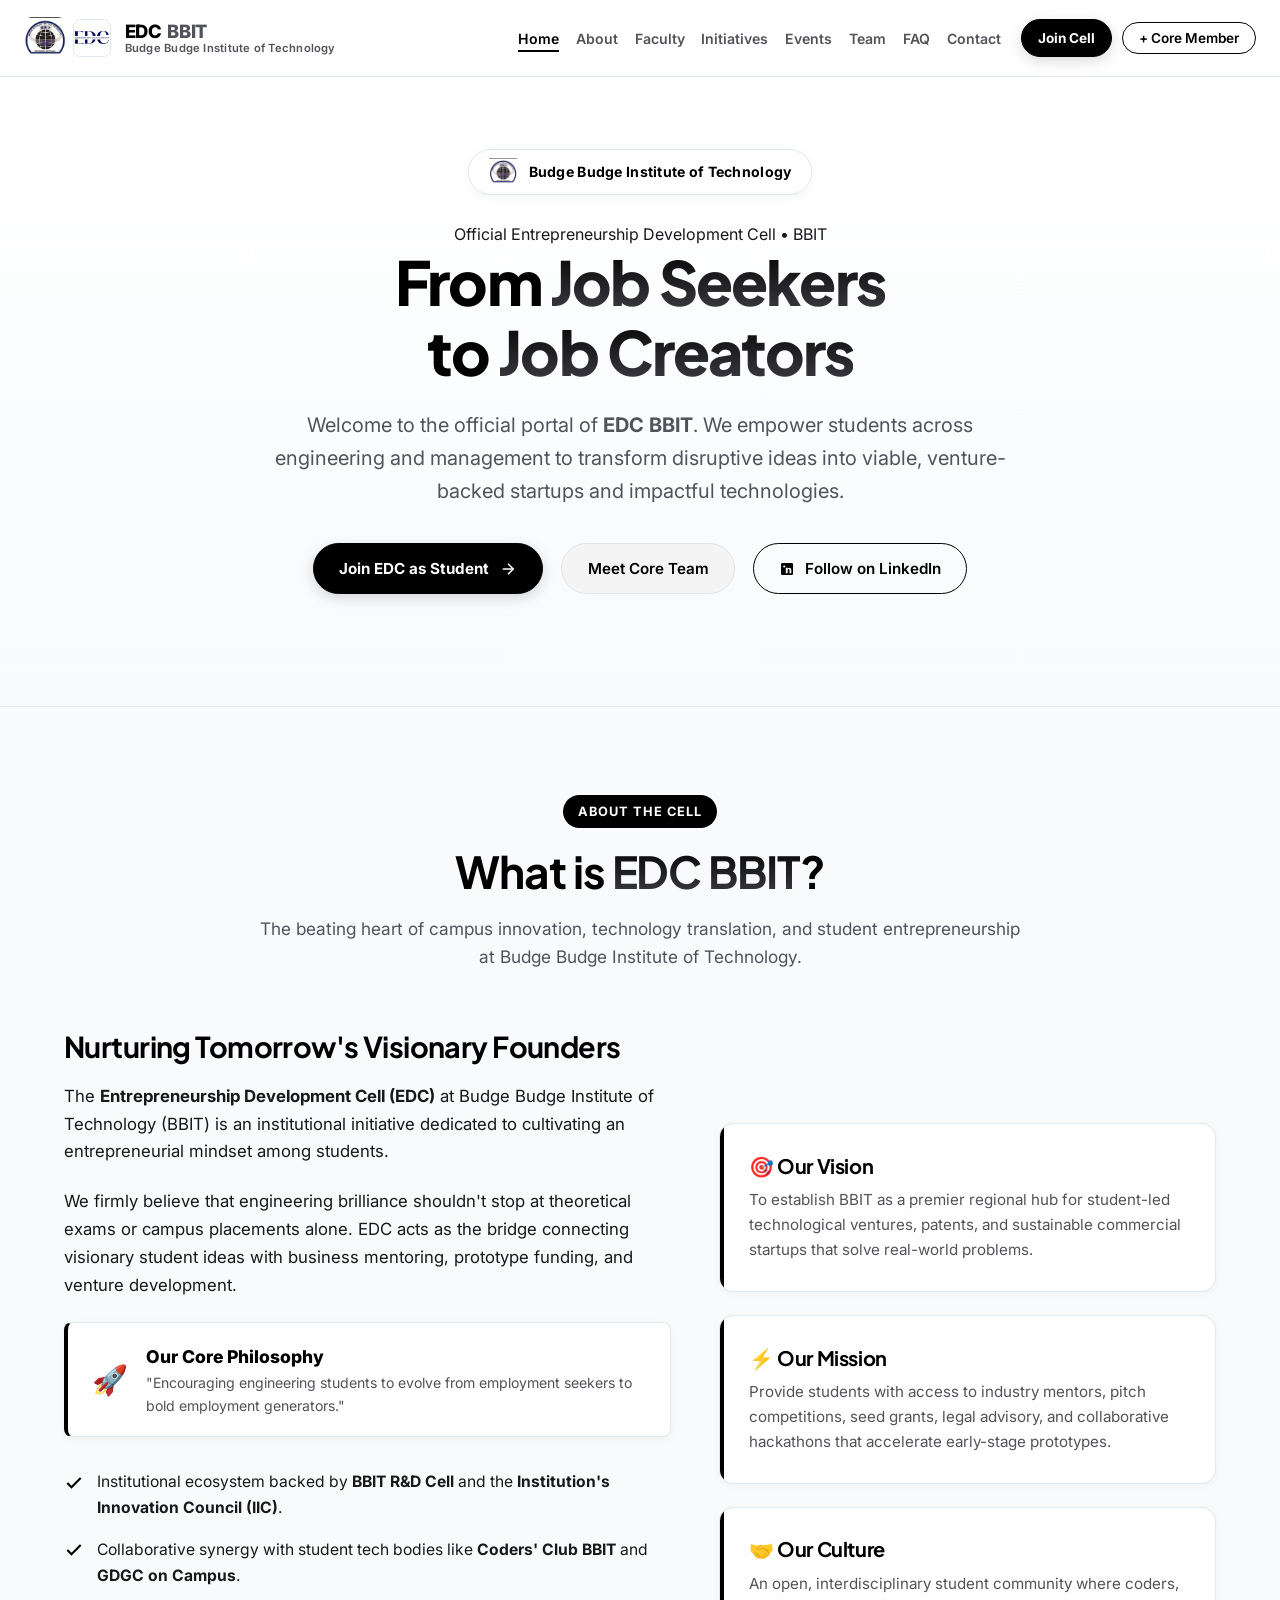
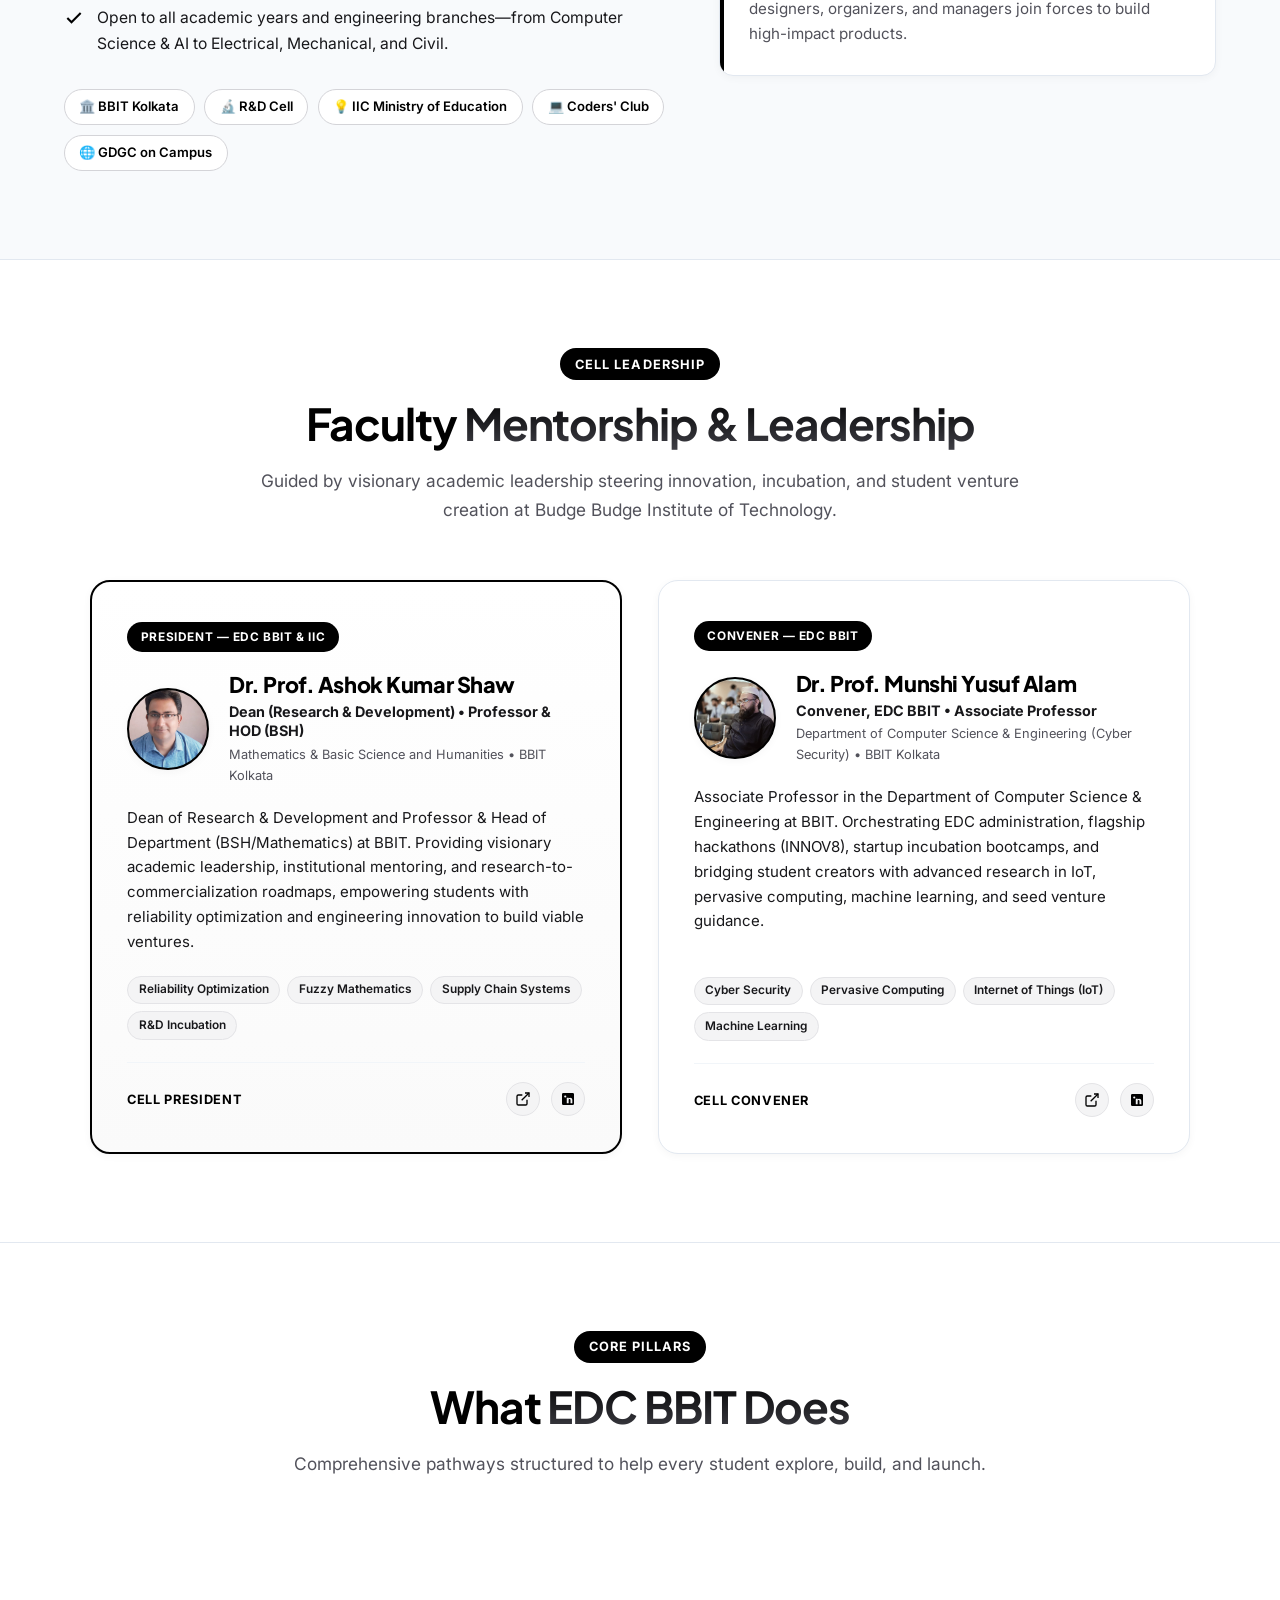
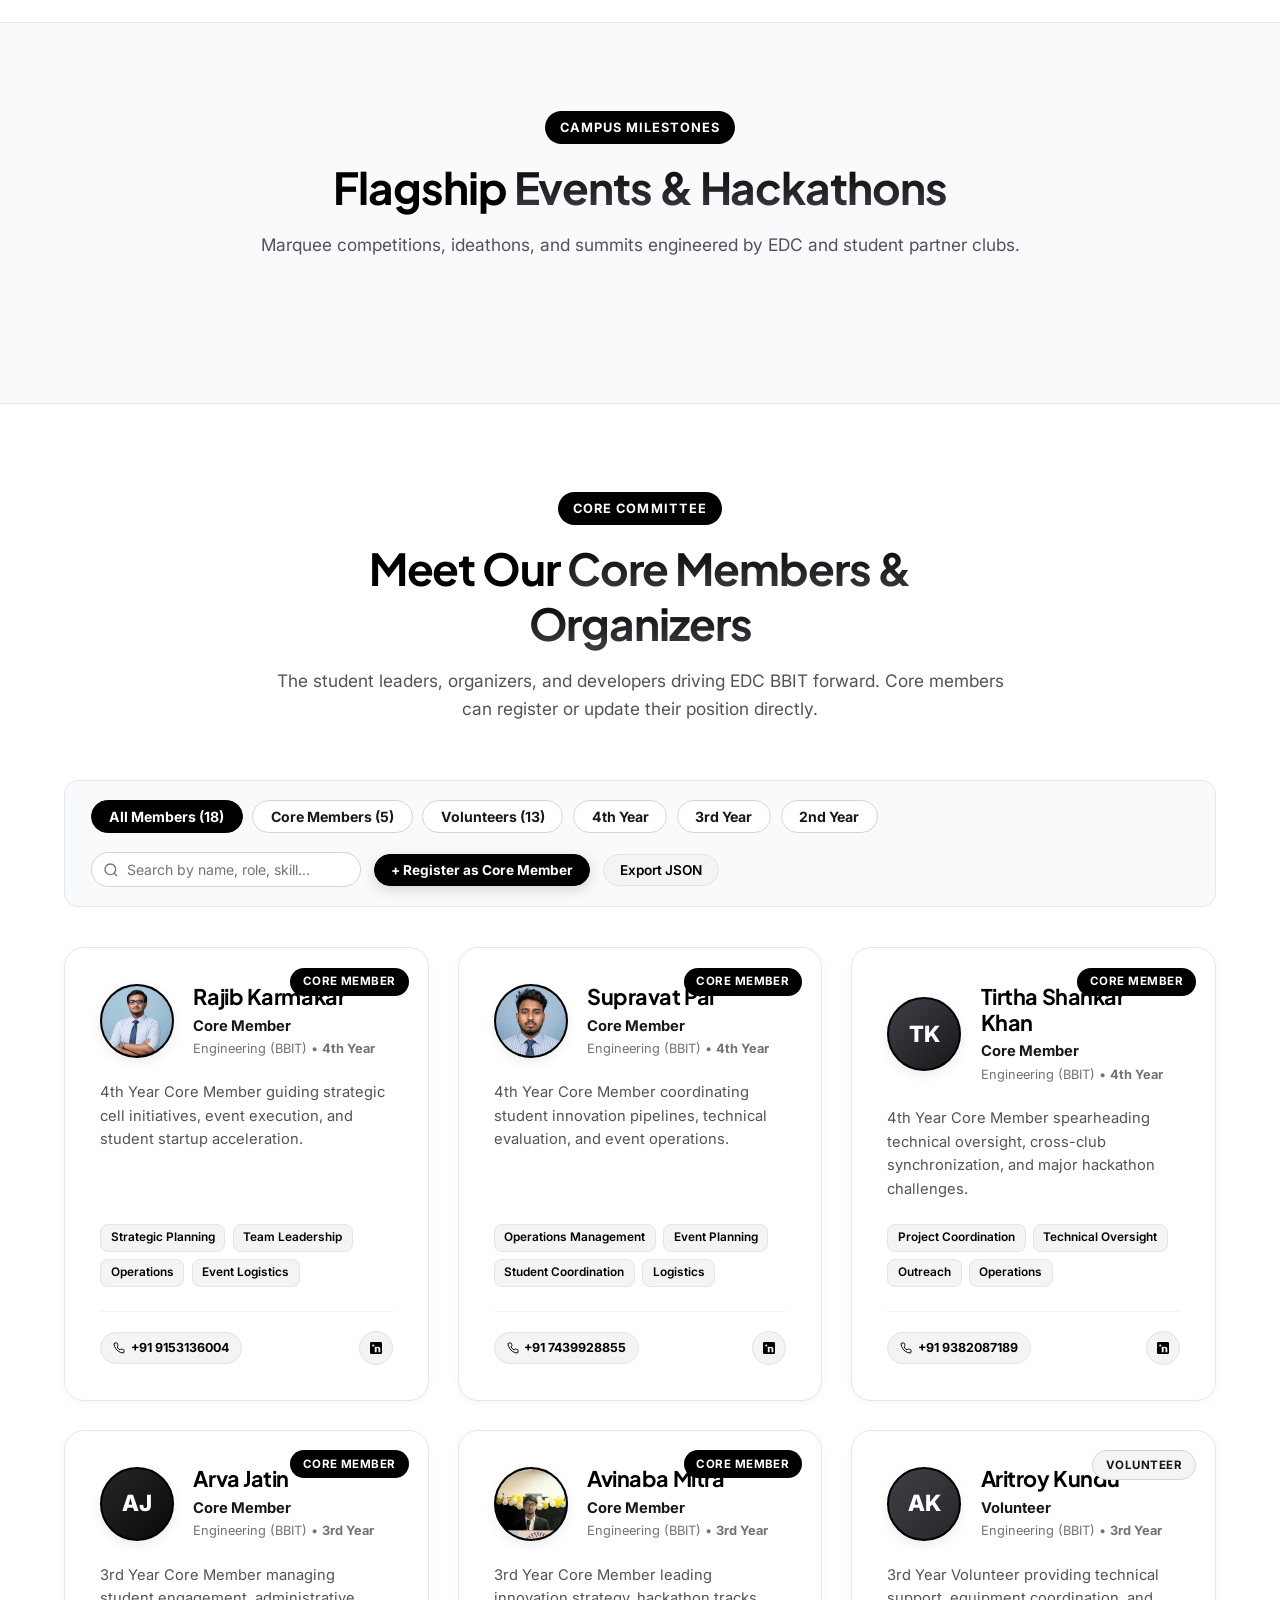
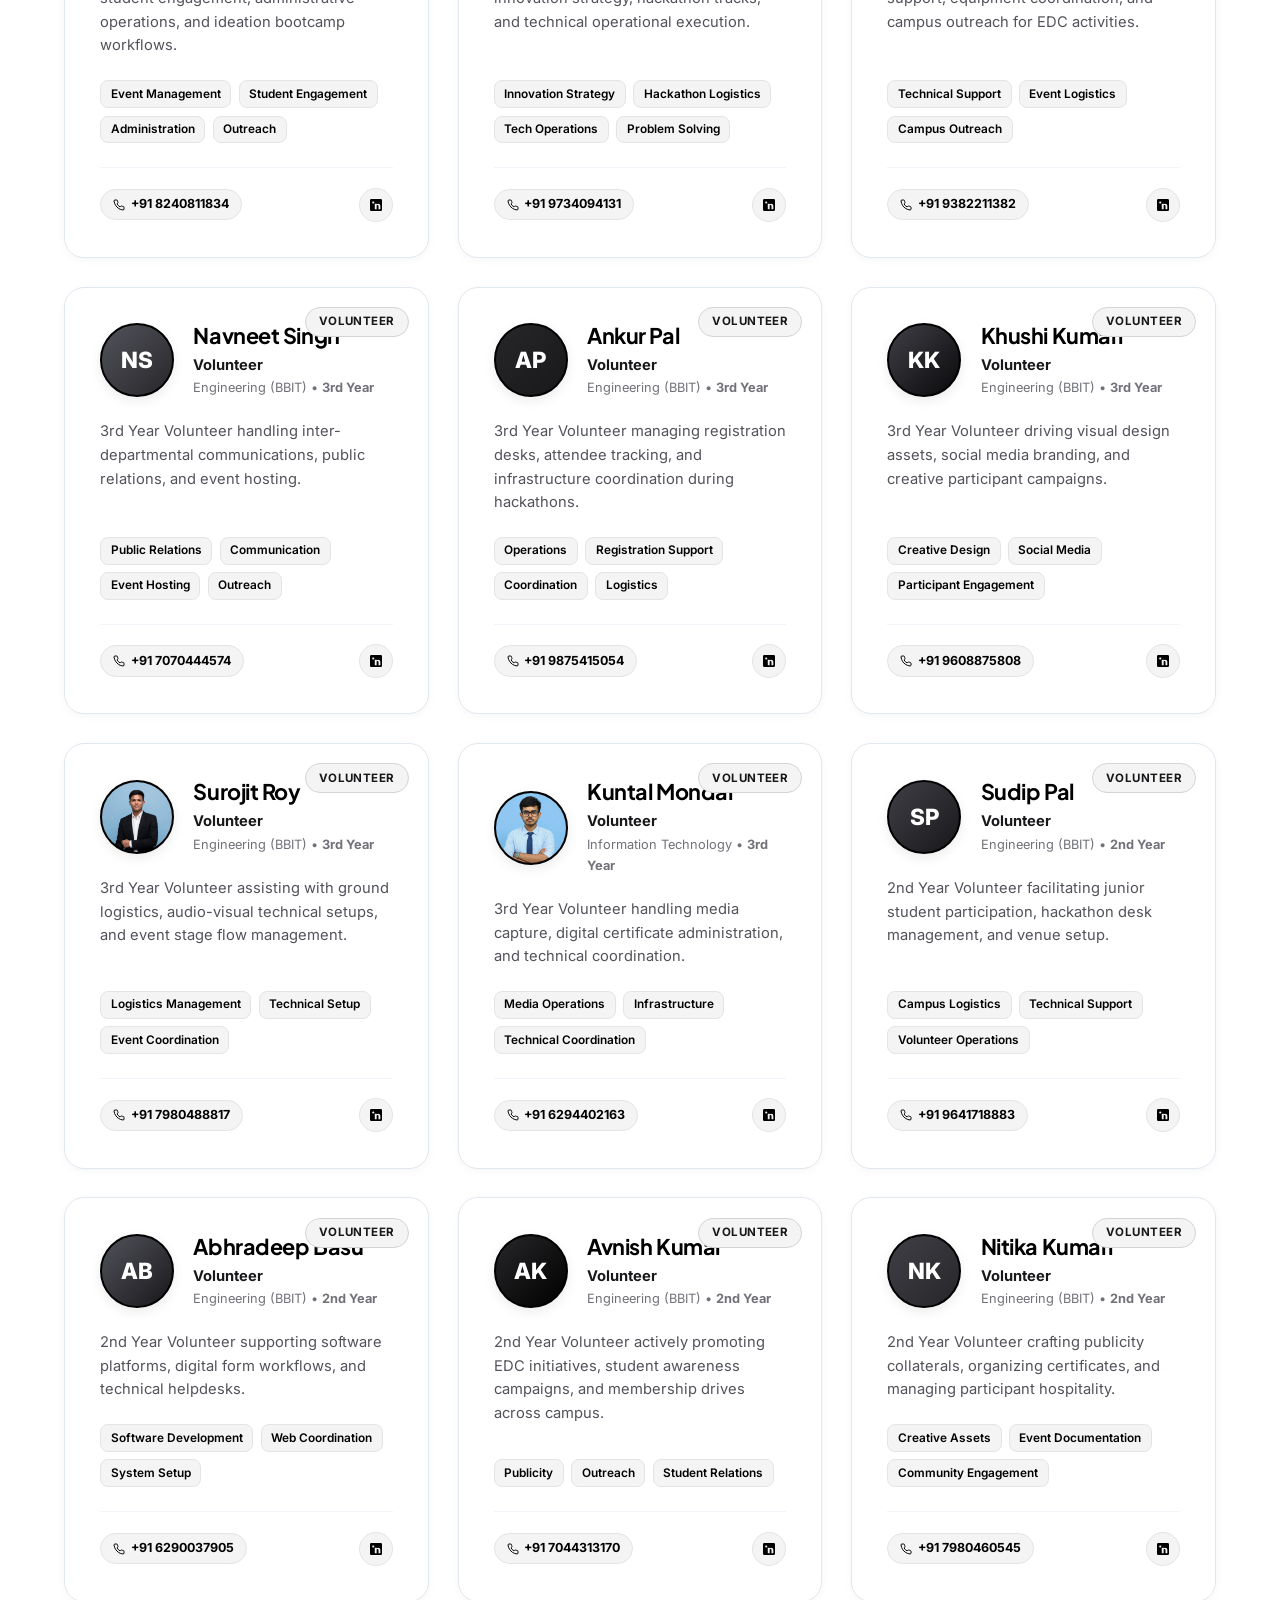
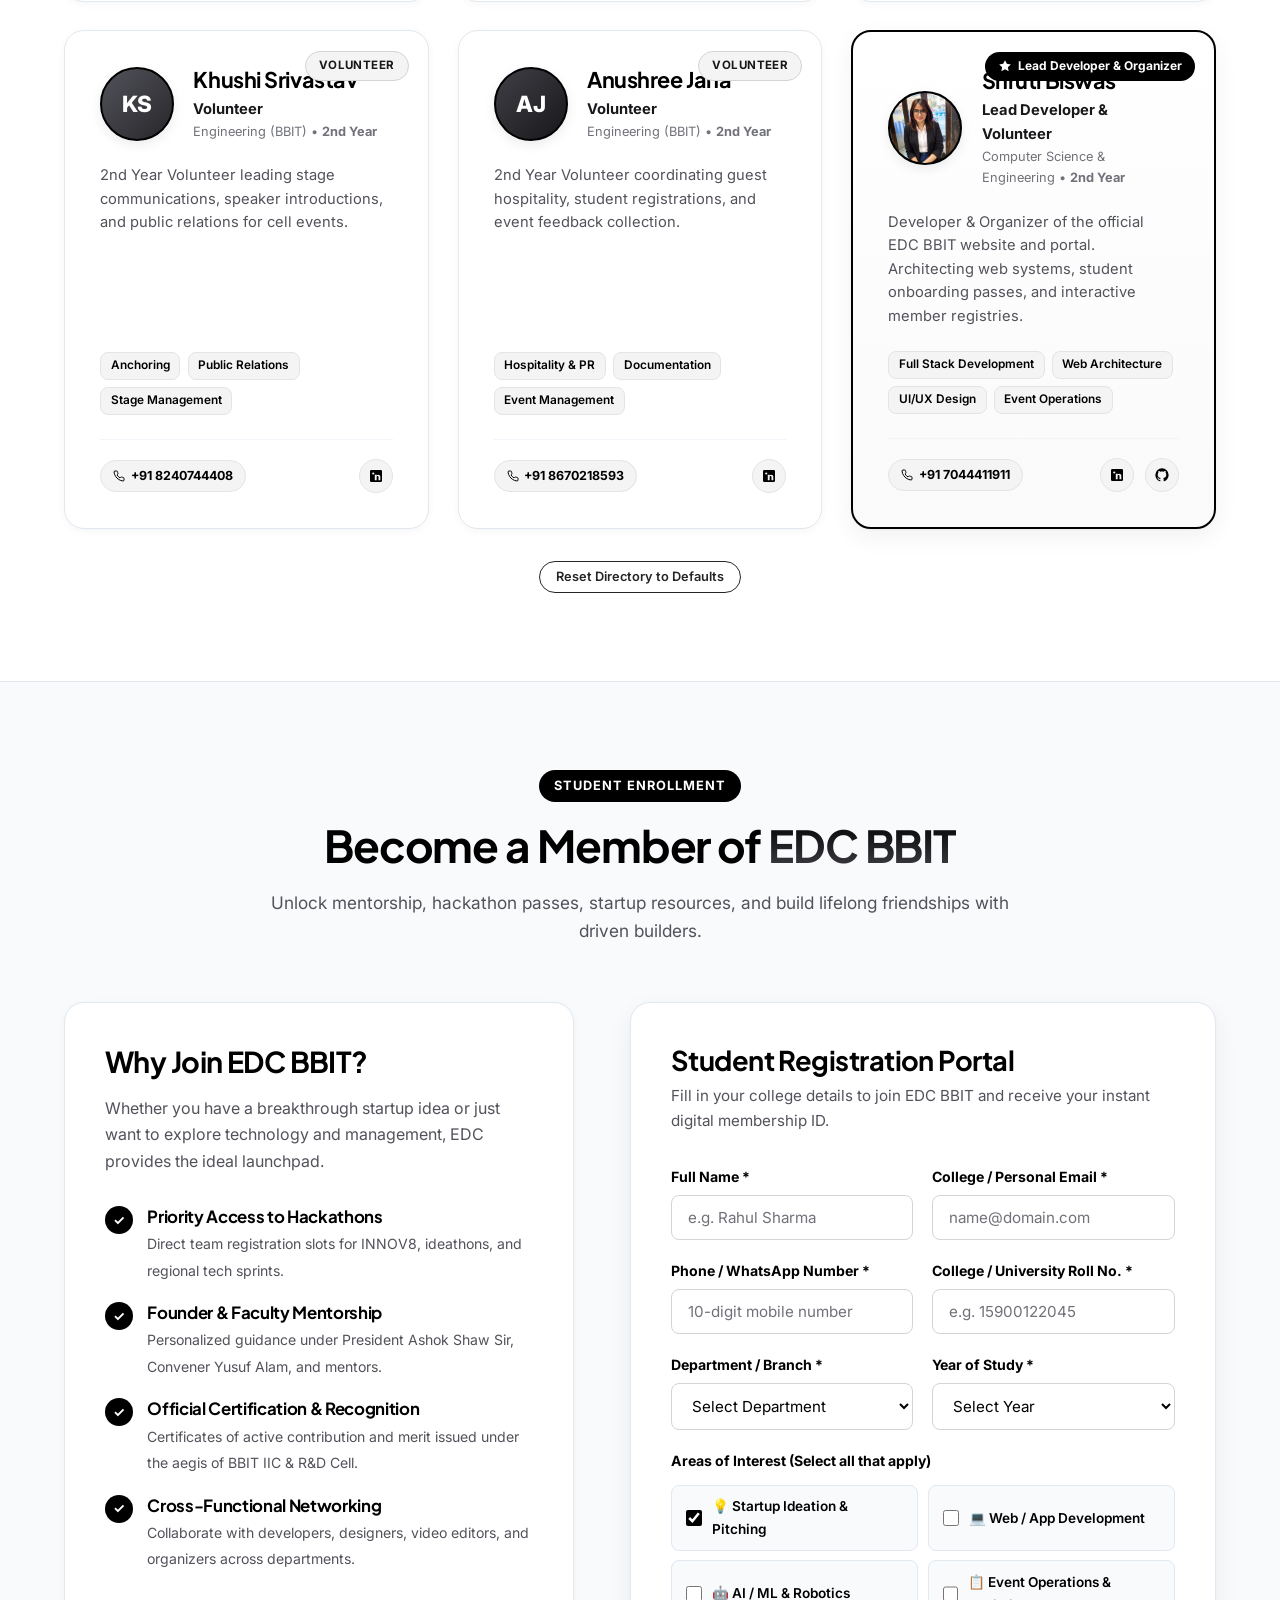
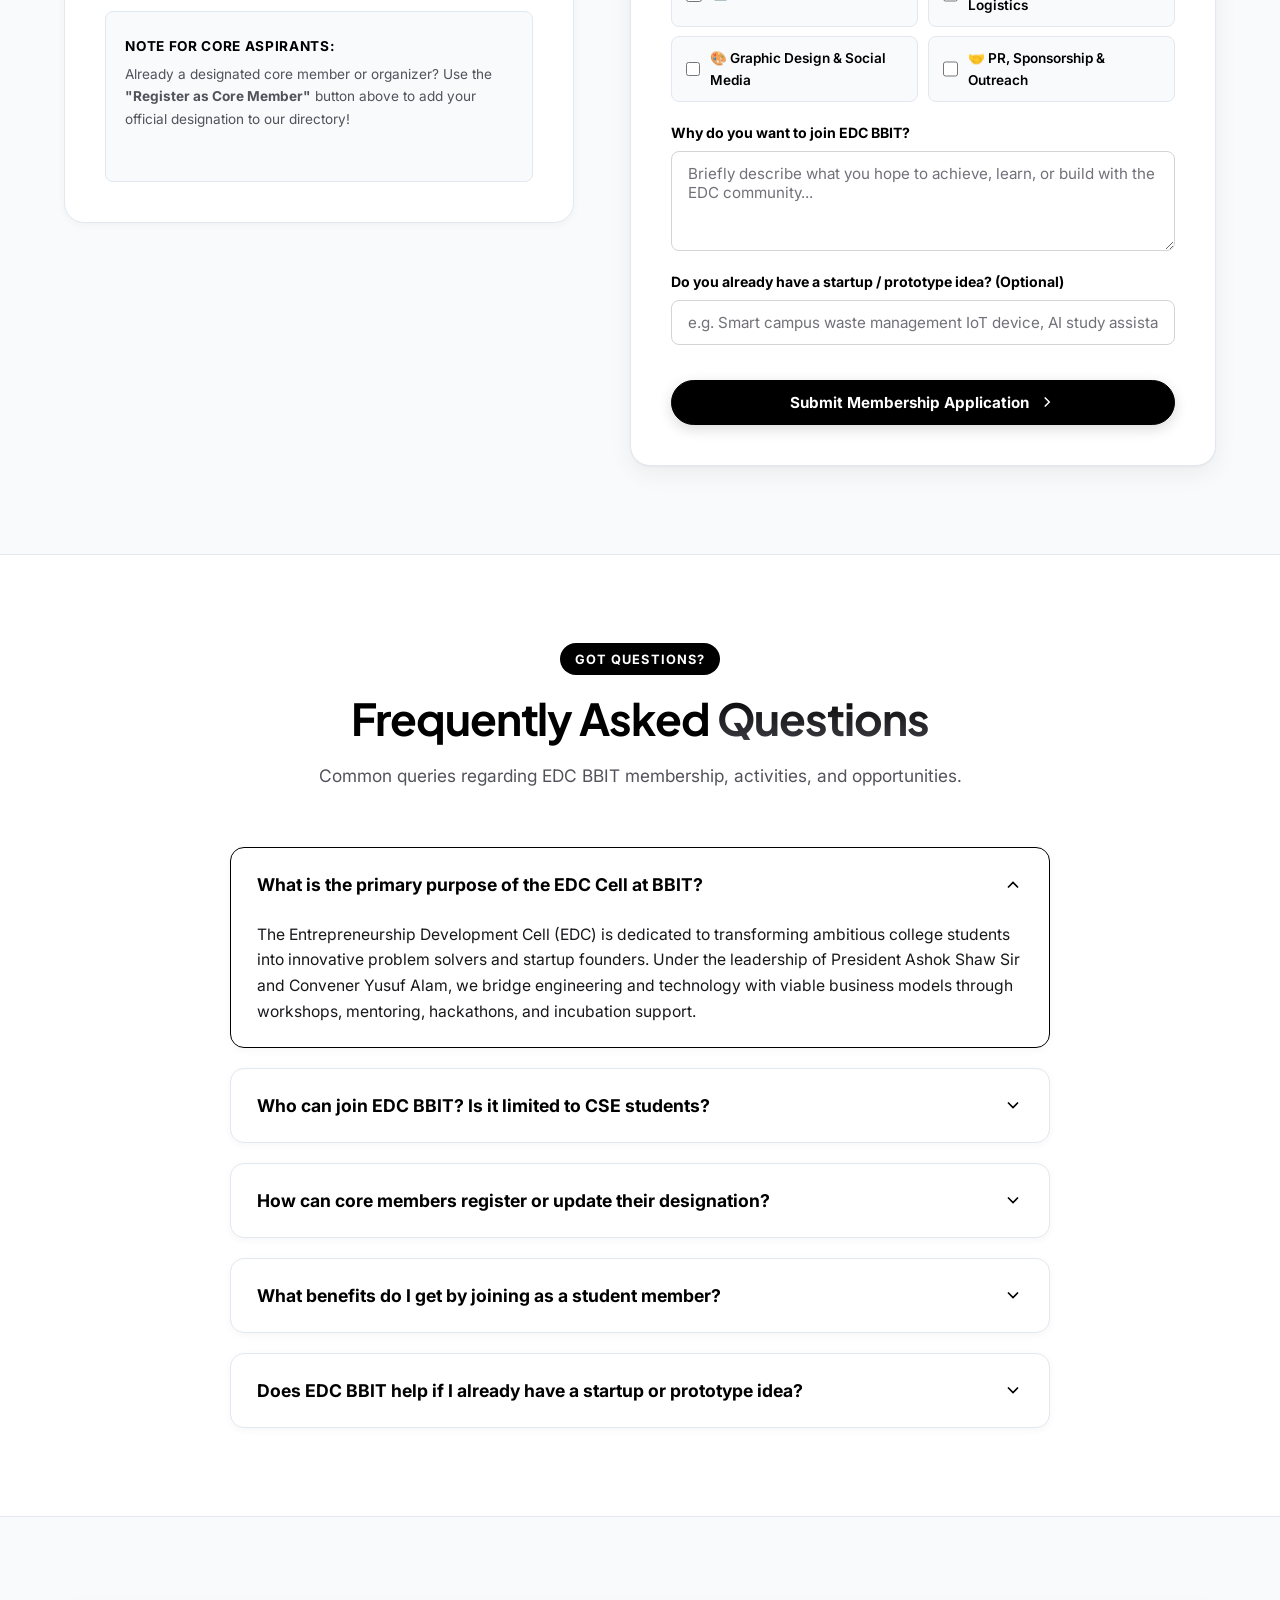
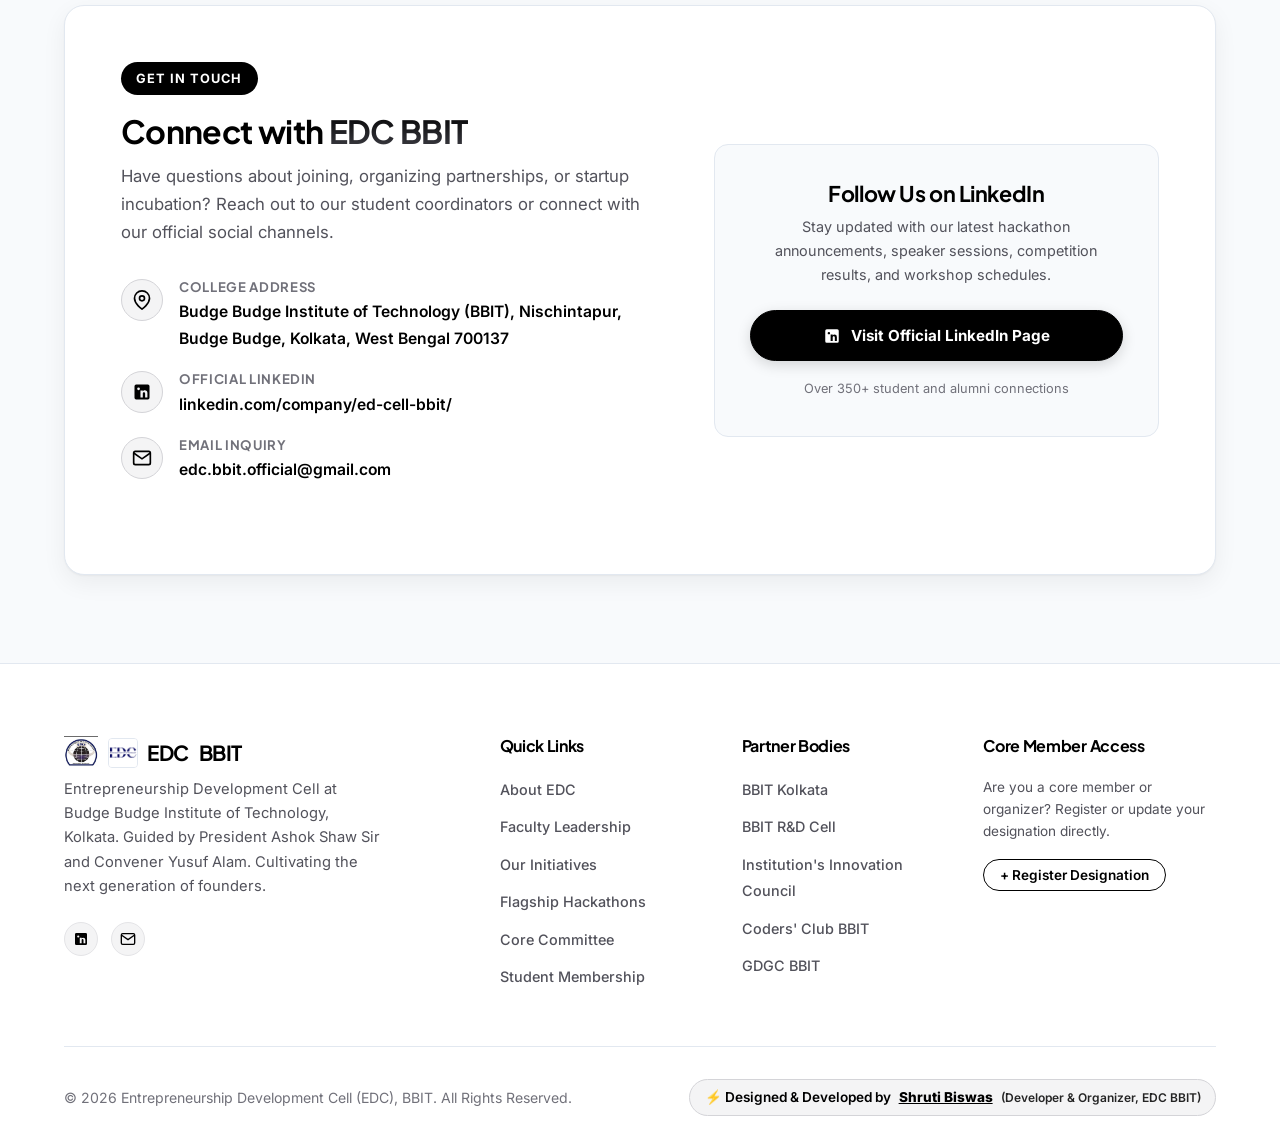
<file: index.html>
<!DOCTYPE html>
<html lang="en">

<head>
  <meta charset="UTF-8">
  <meta name="viewport" content="width=device-width, initial-scale=1.0">
  <meta name="description"
    content="Official website of the Entrepreneurship Development Cell (EDC) at Budge Budge Institute of Technology (BBIT). Fostering student innovation, hackathons, and startup incubation.">
  <meta name="author" content="Shruti Biswas, Developer & Organizer, EDC BBIT">
  <title>EDC BBIT — Entrepreneurship Development Cell | Budge Budge Institute of Technology</title>

  <!-- OpenGraph Metadata -->
  <meta property="og:title" content="EDC BBIT — Entrepreneurship Development Cell">
  <meta property="og:description"
    content="From Job Seekers to Job Creators. Official website of the Entrepreneurship Development Cell at Budge Budge Institute of Technology.">
  <meta property="og:type" content="website">
  <meta property="og:image" content="assets/images/bbit-logo.png">

  <!-- Google Fonts -->
  <link rel="preconnect" href="https://fonts.googleapis.com">
  <link rel="preconnect" href="https://fonts.gstatic.com" crossorigin>
  <link
    href="https://fonts.googleapis.com/css2?family=Inter:wght@400;500;600;700;800&family=Plus+Jakarta+Sans:wght@600;700;800&display=swap"
    rel="stylesheet">

  <!-- Favicon: Official BBIT College Logo -->
  <link rel="icon" type="image/png" href="assets/images/bbit-logo.png">

  <!-- Stylesheet -->
  <link rel="stylesheet" href="assets/css/styles.css">
</head>

<body>

  <!-- ==========================================================================
       Header & Navigation
       ========================================================================== -->
  <header class="site-header">
    <div class="container nav-container">
      <a href="#home" class="brand-wrapper" aria-label="EDC BBIT Homepage">
        <div class="brand-logos-group">
          <img src="assets/images/bbit-logo.png" alt="BBIT College Logo" class="brand-logo college-logo"
            title="Budge Budge Institute of Technology">
          <img src="assets/images/edc-logo.jpg" alt="EDC Cell Logo" class="brand-logo cell-logo"
            title="Entrepreneurship Development Cell">
        </div>
        <div class="brand-title-wrap">
          <span class="brand-name">EDC <span>BBIT</span></span>
          <span class="brand-sub">Budge Budge Institute of Technology</span>
        </div>
      </a>

      <!-- Desktop Navigation -->
      <nav class="desktop-nav" aria-label="Main Navigation">
        <ul class="nav-links">
          <li><a href="#home" class="nav-link active">Home</a></li>
          <li><a href="#about" class="nav-link">About</a></li>
          <li><a href="#faculty" class="nav-link">Faculty</a></li>
          <li><a href="#initiatives" class="nav-link">Initiatives</a></li>
          <li><a href="#events" class="nav-link">Events</a></li>
          <li><a href="#team" class="nav-link">Team</a></li>
          <li><a href="#faq" class="nav-link">FAQ</a></li>
          <li><a href="#contact" class="nav-link">Contact</a></li>
        </ul>
        <div class="nav-actions">
          <a href="#join" class="btn btn-primary btn-sm">Join Cell</a>
          <button id="open-member-modal-btn" class="btn btn-outline btn-sm" aria-label="Register as Core Member">+ Core
            Member</button>
        </div>
      </nav>

      <!-- Hamburger Button (Mobile) -->
      <button id="hamburger-toggle" class="hamburger-btn" aria-label="Toggle navigation menu" aria-expanded="false">
        <svg width="24" height="24" viewBox="0 0 24 24" fill="none" stroke="currentColor" stroke-width="2">
          <line x1="3" y1="12" x2="21" y2="12"></line>
          <line x1="3" y1="6" x2="21" y2="6"></line>
          <line x1="3" y1="18" x2="21" y2="18"></line>
        </svg>
      </button>
    </div>

    <!-- Mobile Drawer -->
    <div id="mobile-drawer" class="mobile-nav-drawer" aria-label="Mobile Navigation">
      <ul class="mobile-nav-links">
        <li><a href="#home" class="mobile-nav-link">Home</a></li>
        <li><a href="#about" class="mobile-nav-link">About EDC</a></li>
        <li><a href="#faculty" class="mobile-nav-link">Faculty Leadership</a></li>
        <li><a href="#initiatives" class="mobile-nav-link">What We Do</a></li>
        <li><a href="#events" class="mobile-nav-link">Events &amp; Hackathons</a></li>
        <li><a href="#team" class="mobile-nav-link">Core Team &amp; Organizers</a></li>
        <li><a href="#join" class="mobile-nav-link">Join EDC BBIT</a></li>
        <li><a href="#faq" class="mobile-nav-link">FAQ</a></li>
        <li><a href="#contact" class="mobile-nav-link">Contact</a></li>
      </ul>
      <div style="display: flex; flex-direction: column; gap: 0.8rem; margin-top: 1rem;">
        <a href="#join" class="btn btn-primary">Join EDC as Student</a>
        <button id="open-member-modal-btn-drawer" class="btn btn-outline">+ Register as Core Member</button>
        <a href="https://www.linkedin.com/company/ed-cell-bbit/" target="_blank" rel="noopener noreferrer"
          class="btn btn-secondary">
          <svg width="18" height="18" viewBox="0 0 24 24" fill="currentColor">
            <path
              d="M19 3a2 2 0 0 1 2 2v14a2 2 0 0 1-2 2H5a2 2 0 0 1-2-2V5a2 2 0 0 1 2-2h14m-.5 15.5v-5.3a3.26 3.26 0 0 0-3.26-3.26c-.85 0-1.84.52-2.28 1.3v-1.11h-2.79v8.37h2.79v-4.93c0-.77.62-1.4 1.39-1.4a1.4 1.4 0 0 1 1.4 1.4v4.93h2.75M6.46 10.9h2.8v8.37h-2.8v-8.37M7.86 6.57a1.63 1.63 0 1 0 0 3.26 1.63 1.63 0 0 0 0-3.26z" />
          </svg>
          Official LinkedIn
        </a>
      </div>
    </div>
  </header>

  <main>
    <!-- ==========================================================================
         Hero Section
         ========================================================================== -->
    <section id="home" class="hero-section">
      <div class="container hero-content">
        <div class="hero-college-badge">
          <img src="assets/images/bbit-logo.png" alt="Budge Budge Institute of Technology Crest"
            class="hero-college-emblem">
          <span>Budge Budge Institute of Technology</span>
        </div>

        <div class="hero-badge">
          <span class="pulse-dot"></span>
          <span>Official Entrepreneurship Development Cell • BBIT</span>
        </div>

        <h1 class="hero-title">
          From <span class="text-gradient">Job Seekers</span><br>to <span class="text-gradient">Job Creators</span>
        </h1>

        <p class="hero-subtitle">
          Welcome to the official portal of <strong>EDC BBIT</strong>. We empower students across engineering and
          management to transform disruptive ideas into viable, venture-backed startups and impactful technologies.
        </p>

        <div class="hero-cta-group">
          <a href="#join" class="btn btn-primary">
            <span>Join EDC as Student</span>
            <svg width="18" height="18" viewBox="0 0 24 24" fill="none" stroke="currentColor" stroke-width="2">
              <line x1="5" y1="12" x2="19" y2="12"></line>
              <polyline points="12 5 19 12 12 19"></polyline>
            </svg>
          </a>
          <a href="#team" class="btn btn-secondary">
            <span>Meet Core Team</span>
          </a>
          <a href="https://www.linkedin.com/company/ed-cell-bbit/" target="_blank" rel="noopener noreferrer"
            class="btn btn-outline">
            <svg width="16" height="16" viewBox="0 0 24 24" fill="currentColor">
              <path
                d="M19 3a2 2 0 0 1 2 2v14a2 2 0 0 1-2 2H5a2 2 0 0 1-2-2V5a2 2 0 0 1 2-2h14m-.5 15.5v-5.3a3.26 3.26 0 0 0-3.26-3.26c-.85 0-1.84.52-2.28 1.3v-1.11h-2.79v8.37h2.79v-4.93c0-.77.62-1.4 1.39-1.4a1.4 1.4 0 0 1 1.4 1.4v4.93h2.75M6.46 10.9h2.8v8.37h-2.8v-8.37M7.86 6.57a1.63 1.63 0 1 0 0 3.26 1.63 1.63 0 0 0 0-3.26z" />
            </svg>
            <span>Follow on LinkedIn</span>
          </a>
        </div>

        <!-- Live Stats Strip -->
        <div id="stats-strip" class="stats-strip" aria-label="Key EDC Statistics">
          <!-- Populated by JavaScript -->
        </div>
      </div>
    </section>

    <!-- ==========================================================================
         About EDC Section
         ========================================================================== -->
    <section id="about" class="about-section">
      <div class="container">
        <div class="section-header">
          <span class="section-tag">About The Cell</span>
          <h2 class="section-title">What is <span class="text-gradient">EDC BBIT</span>?</h2>
          <p class="section-desc">The beating heart of campus innovation, technology translation, and student
            entrepreneurship at Budge Budge Institute of Technology.</p>
        </div>

        <div class="about-grid">
          <div class="about-narrative">
            <h3>Nurturing Tomorrow's Visionary Founders</h3>
            <p>
              The <strong>Entrepreneurship Development Cell (EDC)</strong> at Budge Budge Institute of Technology (BBIT)
              is an institutional initiative dedicated to cultivating an entrepreneurial mindset among students.
            </p>
            <p>
              We firmly believe that engineering brilliance shouldn't stop at theoretical exams or campus placements
              alone. EDC acts as the bridge connecting visionary student ideas with business mentoring, prototype
              funding, and venture development.
            </p>

            <div class="motto-banner">
              <div class="icon">🚀</div>
              <div>
                <div class="motto-text">Our Core Philosophy</div>
                <div class="motto-sub">"Encouraging engineering students to evolve from employment seekers to bold
                  employment generators."</div>
              </div>
            </div>

            <ul class="about-highlights-list">
              <li>
                <svg width="20" height="20" viewBox="0 0 24 24" fill="none" stroke="currentColor" stroke-width="2.5">
                  <polyline points="20 6 9 17 4 12"></polyline>
                </svg>
                <span>Institutional ecosystem backed by <strong>BBIT R&amp;D Cell</strong> and the <strong>Institution's
                    Innovation Council (IIC)</strong>.</span>
              </li>
              <li>
                <svg width="20" height="20" viewBox="0 0 24 24" fill="none" stroke="currentColor" stroke-width="2.5">
                  <polyline points="20 6 9 17 4 12"></polyline>
                </svg>
                <span>Collaborative synergy with student tech bodies like <strong>Coders' Club BBIT</strong> and
                  <strong>GDGC on Campus</strong>.</span>
              </li>
              <li>
                <svg width="20" height="20" viewBox="0 0 24 24" fill="none" stroke="currentColor" stroke-width="2.5">
                  <polyline points="20 6 9 17 4 12"></polyline>
                </svg>
                <span>Open to all academic years and engineering branches—from Computer Science &amp; AI to Electrical,
                  Mechanical, and Civil.</span>
              </li>
            </ul>

            <div class="collaboration-pills">
              <span class="collab-pill">🏛️ BBIT Kolkata</span>
              <span class="collab-pill">🔬 R&amp;D Cell</span>
              <span class="collab-pill">💡 IIC Ministry of Education</span>
              <span class="collab-pill">💻 Coders' Club</span>
              <span class="collab-pill">🌐 GDGC on Campus</span>
            </div>
          </div>

          <div class="about-card-stack">
            <div class="feature-box">
              <h4>🎯 Our Vision</h4>
              <p>To establish BBIT as a premier regional hub for student-led technological ventures, patents, and
                sustainable commercial startups that solve real-world problems.</p>
            </div>
            <div class="feature-box">
              <h4>⚡ Our Mission</h4>
              <p>Provide students with access to industry mentors, pitch competitions, seed grants, legal advisory, and
                collaborative hackathons that accelerate early-stage prototypes.</p>
            </div>
            <div class="feature-box">
              <h4>🤝 Our Culture</h4>
              <p>An open, interdisciplinary student community where coders, designers, organizers, and managers join
                forces to build high-impact products.</p>
            </div>
          </div>
        </div>
      </div>
    </section>

    <!-- ==========================================================================
         Faculty Leadership Section (President & Convener)
         ========================================================================== -->
    <section id="faculty" class="faculty-section">
      <div class="container">
        <div class="section-header">
          <span class="section-tag">Cell Leadership</span>
          <h2 class="section-title">Faculty <span class="text-gradient">Mentorship &amp; Leadership</span></h2>
          <p class="section-desc">Guided by visionary academic leadership steering innovation, incubation, and student
            venture creation at Budge Budge Institute of Technology.</p>
        </div>

        <div class="faculty-grid">
          <!-- President: Dr. Prof. Ashok Kumar Shaw -->
          <div class="faculty-card president-card">
            <div class="faculty-badge-top">President — EDC BBIT &amp; IIC</div>
            <div class="faculty-header">
              <div class="faculty-avatar">
                <img src="assets/images/dr-ashok-shaw.jpg" alt="Dr. Prof. Ashok Kumar Shaw" class="faculty-img">
              </div>
              <div class="faculty-meta">
                <h3 class="faculty-name">Dr. Prof. Ashok Kumar Shaw</h3>
                <span class="faculty-title">Dean (Research &amp; Development) • Professor &amp; HOD (BSH)</span>
                <span class="faculty-dept">Mathematics &amp; Basic Science and Humanities • BBIT Kolkata</span>
              </div>
            </div>
            <p class="faculty-bio">
              Dean of Research &amp; Development and Professor &amp; Head of Department (BSH/Mathematics) at BBIT.
              Providing visionary academic leadership, institutional mentoring, and research-to-commercialization
              roadmaps, empowering students with reliability optimization and engineering innovation to build viable
              ventures.
            </p>
            <div class="faculty-specializations">
              <span class="spec-tag">Reliability Optimization</span>
              <span class="spec-tag">Fuzzy Mathematics</span>
              <span class="spec-tag">Supply Chain Systems</span>
              <span class="spec-tag">R&amp;D Incubation</span>
            </div>
            <div class="faculty-footer">
              <span class="faculty-role-pill">Cell President</span>
              <div class="member-socials">
                <a href="https://bbit.edu.in" target="_blank" rel="noopener noreferrer" class="social-icon-btn"
                  title="Official BBIT Institution Profile" aria-label="BBIT Profile">
                  <svg width="16" height="16" viewBox="0 0 24 24" fill="none" stroke="currentColor" stroke-width="2">
                    <path d="M18 13v6a2 2 0 0 1-2 2H5a2 2 0 0 1-2-2V8a2 2 0 0 1 2-2h6"></path>
                    <polyline points="15 3 21 3 21 9"></polyline>
                    <line x1="10" y1="14" x2="21" y2="3"></line>
                  </svg>
                </a>
                <a href="https://www.linkedin.com/company/ed-cell-bbit/" target="_blank" rel="noopener noreferrer"
                  class="social-icon-btn" title="EDC BBIT Official LinkedIn" aria-label="LinkedIn">
                  <svg width="16" height="16" viewBox="0 0 24 24" fill="currentColor">
                    <path
                      d="M19 3a2 2 0 0 1 2 2v14a2 2 0 0 1-2 2H5a2 2 0 0 1-2-2V5a2 2 0 0 1 2-2h14m-.5 15.5v-5.3a3.26 3.26 0 0 0-3.26-3.26c-.85 0-1.84.52-2.28 1.3v-1.11h-2.79v8.37h2.79v-4.93c0-.77.62-1.4 1.39-1.4a1.4 1.4 0 0 1 1.4 1.4v4.93h2.75M6.46 10.9h2.8v8.37h-2.8v-8.37M7.86 6.57a1.63 1.63 0 1 0 0 3.26 1.63 1.63 0 0 0 0-3.26z" />
                  </svg>
                </a>
              </div>
            </div>
          </div>

          <!-- Convener: Dr. Prof. Munshi Yusuf Alam -->
          <div class="faculty-card convener-card">
            <div class="faculty-badge-top">Convener — EDC BBIT</div>
            <div class="faculty-header">
              <div class="faculty-avatar">
                <img src="assets/images/dr-munshi-yusuf-alam.jpg" alt="Dr. Prof. Munshi Yusuf Alam" class="faculty-img">
              </div>
              <div class="faculty-meta">
                <h3 class="faculty-name">Dr. Prof. Munshi Yusuf Alam</h3>
                <span class="faculty-title">Convener, EDC BBIT • Associate Professor</span>
                <span class="faculty-dept">Department of Computer Science &amp; Engineering (Cyber Security) • BBIT
                  Kolkata</span>
              </div>
            </div>
            <p class="faculty-bio">
              Associate Professor in the Department of Computer Science &amp; Engineering at BBIT. Orchestrating EDC
              administration, flagship hackathons (INNOV8), startup incubation bootcamps, and bridging student creators
              with advanced research in IoT, pervasive computing, machine learning, and seed venture guidance.
            </p>
            <div class="faculty-specializations">
              <span class="spec-tag">Cyber Security</span>
              <span class="spec-tag">Pervasive Computing</span>
              <span class="spec-tag">Internet of Things (IoT)</span>
              <span class="spec-tag">Machine Learning</span>
            </div>
            <div class="faculty-footer">
              <span class="faculty-role-pill">Cell Convener</span>
              <div class="member-socials">
                <a href="https://bbit.edu.in" target="_blank" rel="noopener noreferrer" class="social-icon-btn"
                  title="Official BBIT Institution Profile" aria-label="BBIT Profile">
                  <svg width="16" height="16" viewBox="0 0 24 24" fill="none" stroke="currentColor" stroke-width="2">
                    <path d="M18 13v6a2 2 0 0 1-2 2H5a2 2 0 0 1-2-2V8a2 2 0 0 1 2-2h6"></path>
                    <polyline points="15 3 21 3 21 9"></polyline>
                    <line x1="10" y1="14" x2="21" y2="3"></line>
                  </svg>
                </a>
                <a href="https://www.linkedin.com/company/ed-cell-bbit/" target="_blank" rel="noopener noreferrer"
                  class="social-icon-btn" title="EDC BBIT Official LinkedIn" aria-label="LinkedIn">
                  <svg width="16" height="16" viewBox="0 0 24 24" fill="currentColor">
                    <path
                      d="M19 3a2 2 0 0 1 2 2v14a2 2 0 0 1-2 2H5a2 2 0 0 1-2-2V5a2 2 0 0 1 2-2h14m-.5 15.5v-5.3a3.26 3.26 0 0 0-3.26-3.26c-.85 0-1.84.52-2.28 1.3v-1.11h-2.79v8.37h2.79v-4.93c0-.77.62-1.4 1.39-1.4a1.4 1.4 0 0 1 1.4 1.4v4.93h2.75M6.46 10.9h2.8v8.37h-2.8v-8.37M7.86 6.57a1.63 1.63 0 1 0 0 3.26 1.63 1.63 0 0 0 0-3.26z" />
                  </svg>
                </a>
              </div>
            </div>
          </div>
        </div>
      </div>
    </section>

    <!-- ==========================================================================
         What We Do / Pillars Section
         ========================================================================== -->
    <section id="initiatives" class="initiatives-section">
      <div class="container">
        <div class="section-header">
          <span class="section-tag">Core Pillars</span>
          <h2 class="section-title">What <span class="text-gradient">EDC BBIT Does</span></h2>
          <p class="section-desc">Comprehensive pathways structured to help every student explore, build, and launch.
          </p>
        </div>

        <div id="initiatives-grid" class="initiatives-grid">
          <!-- Populated by JavaScript -->
        </div>
      </div>
    </section>

    <!-- ==========================================================================
         Flagship Events Section
         ========================================================================== -->
    <section id="events" class="events-section">
      <div class="container">
        <div class="section-header">
          <span class="section-tag">Campus Milestones</span>
          <h2 class="section-title">Flagship <span class="text-gradient">Events &amp; Hackathons</span></h2>
          <p class="section-desc">Marquee competitions, ideathons, and summits engineered by EDC and student partner
            clubs.</p>
        </div>

        <div id="events-grid" class="events-grid">
          <!-- Populated by JavaScript -->
        </div>
      </div>
    </section>

    <!-- ==========================================================================
         Core Team & Organizers Showcase
         ========================================================================== -->
    <section id="team" class="team-section">
      <div class="container">
        <div class="section-header">
          <span class="section-tag">Core Committee</span>
          <h2 class="section-title">Meet Our <span class="text-gradient">Core Members &amp; Organizers</span></h2>
          <p class="section-desc">The student leaders, organizers, and developers driving EDC BBIT forward. Core members
            can register or update their position directly.</p>
        </div>

        <!-- Team Controls Bar -->
        <div class="team-controls-bar">
          <div class="filter-pills-group" role="tablist" aria-label="Team member categories">
            <button class="filter-btn active" data-filter="all">All Members (18)</button>
            <button class="filter-btn" data-filter="core">Core Members (5)</button>
            <button class="filter-btn" data-filter="volunteer">Volunteers (13)</button>
            <button class="filter-btn" data-filter="4th">4th Year</button>
            <button class="filter-btn" data-filter="3rd">3rd Year</button>
            <button class="filter-btn" data-filter="2nd">2nd Year</button>
          </div>

          <div class="team-actions-right">
            <div class="search-input-wrapper">
              <svg class="search-icon" width="16" height="16" viewBox="0 0 24 24" fill="none" stroke="currentColor"
                stroke-width="2">
                <circle cx="11" cy="11" r="8"></circle>
                <line x1="21" y1="21" x2="16.65" y2="16.65"></line>
              </svg>
              <input type="text" id="team-search-input" placeholder="Search by name, role, skill..."
                aria-label="Search team members">
            </div>
            <button id="open-member-modal-btn-2" class="btn btn-primary btn-sm">+ Register as Core Member</button>
            <button id="export-team-btn" class="btn btn-secondary btn-sm" title="Download team list as JSON">Export
              JSON</button>
          </div>
        </div>

        <!-- Team Grid -->
        <div id="team-grid" class="team-grid" aria-live="polite">
          <!-- 1. Rajib Karmakar -->
          <div class="team-card">
            <div class="member-role-badge">Core Member</div>
            <div class="member-header">
              <div class="member-avatar"><img src="assets/images/rajib-karmakar.jpg" alt="Rajib Karmakar" class="avatar-rajib"></div>
              <div class="member-title-info">
                <h4 class="member-name">Rajib Karmakar</h4>
                <span class="member-role">Core Member</span>
                <span class="member-dept">Engineering (BBIT) • <strong>4th Year</strong></span>
              </div>
            </div>
            <p class="member-bio">4th Year Core Member guiding strategic cell initiatives, event execution, and student startup acceleration.</p>
            <div class="member-skills-list">
              <span class="skill-tag">Strategic Planning</span>
              <span class="skill-tag">Team Leadership</span>
              <span class="skill-tag">Operations</span>
              <span class="skill-tag">Event Logistics</span>
            </div>
            <div class="member-card-footer">
              <div class="member-contact-wrap">
                <a href="tel:+919153136004" class="member-contact-pill" title="Call Rajib Karmakar">
                  <svg width="12" height="12" viewBox="0 0 24 24" fill="none" stroke="currentColor" stroke-width="2"><path d="M22 16.92v3a2 2 0 0 1-2.18 2 19.79 19.79 0 0 1-8.63-3.07 19.5 19.5 0 0 1-6-6 19.79 19.79 0 0 1-3.07-8.67A2 2 0 0 1 4.11 2h3a2 2 0 0 1 2 1.72 12.84 12.84 0 0 0 .7 2.81 2 2 0 0 1-.45 2.11L8.09 9.91a16 16 0 0 0 6 6l1.27-1.27a2 2 0 0 1 2.11-.45 12.84 12.84 0 0 0 2.81.7A2 2 0 0 1 22 16.92z"></path></svg>
                  +91 9153136004
                </a>
              </div>
              <div class="member-socials">
                <a href="https://www.linkedin.com/company/ed-cell-bbit/" target="_blank" rel="noopener noreferrer" class="social-icon-btn" title="LinkedIn Profile" aria-label="LinkedIn Profile">
                  <svg width="16" height="16" viewBox="0 0 24 24" fill="currentColor"><path d="M19 3a2 2 0 0 1 2 2v14a2 2 0 0 1-2 2H5a2 2 0 0 1-2-2V5a2 2 0 0 1 2-2h14m-.5 15.5v-5.3a3.26 3.26 0 0 0-3.26-3.26c-.85 0-1.84.52-2.28 1.3v-1.11h-2.79v8.37h2.79v-4.93c0-.77.62-1.4 1.39-1.4a1.4 1.4 0 0 1 1.4 1.4v4.93h2.75M6.46 10.9h2.8v8.37h-2.8v-8.37M7.86 6.57a1.63 1.63 0 1 0 0 3.26 1.63 1.63 0 0 0 0-3.26z"/></svg>
                </a>
              </div>
            </div>
          </div>

          <!-- 2. Supravat Pal -->
          <div class="team-card">
            <div class="member-role-badge">Core Member</div>
            <div class="member-header">
              <div class="member-avatar"><img src="assets/images/supravat-pal.jpg" alt="Supravat Pal" class="avatar-supravat"></div>
              <div class="member-title-info">
                <h4 class="member-name">Supravat Pal</h4>
                <span class="member-role">Core Member</span>
                <span class="member-dept">Engineering (BBIT) • <strong>4th Year</strong></span>
              </div>
            </div>
            <p class="member-bio">4th Year Core Member coordinating student innovation pipelines, technical evaluation, and event operations.</p>
            <div class="member-skills-list">
              <span class="skill-tag">Operations Management</span>
              <span class="skill-tag">Event Planning</span>
              <span class="skill-tag">Student Coordination</span>
              <span class="skill-tag">Logistics</span>
            </div>
            <div class="member-card-footer">
              <div class="member-contact-wrap">
                <a href="tel:+917439928855" class="member-contact-pill" title="Call Supravat Pal">
                  <svg width="12" height="12" viewBox="0 0 24 24" fill="none" stroke="currentColor" stroke-width="2"><path d="M22 16.92v3a2 2 0 0 1-2.18 2 19.79 19.79 0 0 1-8.63-3.07 19.5 19.5 0 0 1-6-6 19.79 19.79 0 0 1-3.07-8.67A2 2 0 0 1 4.11 2h3a2 2 0 0 1 2 1.72 12.84 12.84 0 0 0 .7 2.81 2 2 0 0 1-.45 2.11L8.09 9.91a16 16 0 0 0 6 6l1.27-1.27a2 2 0 0 1 2.11-.45 12.84 12.84 0 0 0 2.81.7A2 2 0 0 1 22 16.92z"></path></svg>
                  +91 7439928855
                </a>
              </div>
              <div class="member-socials">
                <a href="https://www.linkedin.com/company/ed-cell-bbit/" target="_blank" rel="noopener noreferrer" class="social-icon-btn" title="LinkedIn Profile" aria-label="LinkedIn Profile">
                  <svg width="16" height="16" viewBox="0 0 24 24" fill="currentColor"><path d="M19 3a2 2 0 0 1 2 2v14a2 2 0 0 1-2 2H5a2 2 0 0 1-2-2V5a2 2 0 0 1 2-2h14m-.5 15.5v-5.3a3.26 3.26 0 0 0-3.26-3.26c-.85 0-1.84.52-2.28 1.3v-1.11h-2.79v8.37h2.79v-4.93c0-.77.62-1.4 1.39-1.4a1.4 1.4 0 0 1 1.4 1.4v4.93h2.75M6.46 10.9h2.8v8.37h-2.8v-8.37M7.86 6.57a1.63 1.63 0 1 0 0 3.26 1.63 1.63 0 0 0 0-3.26z"/></svg>
                </a>
              </div>
            </div>
          </div>

          <!-- 3. Tirtha Shankar Khan -->
          <div class="team-card">
            <div class="member-role-badge">Core Member</div>
            <div class="member-header">
              <div class="member-avatar" style="background: linear-gradient(135deg, #3f3f46, #18181b);">TK</div>
              <div class="member-title-info">
                <h4 class="member-name">Tirtha Shankar Khan</h4>
                <span class="member-role">Core Member</span>
                <span class="member-dept">Engineering (BBIT) • <strong>4th Year</strong></span>
              </div>
            </div>
            <p class="member-bio">4th Year Core Member spearheading technical oversight, cross-club synchronization, and major hackathon challenges.</p>
            <div class="member-skills-list">
              <span class="skill-tag">Project Coordination</span>
              <span class="skill-tag">Technical Oversight</span>
              <span class="skill-tag">Outreach</span>
              <span class="skill-tag">Operations</span>
            </div>
            <div class="member-card-footer">
              <div class="member-contact-wrap">
                <a href="tel:+919382087189" class="member-contact-pill" title="Call Tirtha Shankar Khan">
                  <svg width="12" height="12" viewBox="0 0 24 24" fill="none" stroke="currentColor" stroke-width="2"><path d="M22 16.92v3a2 2 0 0 1-2.18 2 19.79 19.79 0 0 1-8.63-3.07 19.5 19.5 0 0 1-6-6 19.79 19.79 0 0 1-3.07-8.67A2 2 0 0 1 4.11 2h3a2 2 0 0 1 2 1.72 12.84 12.84 0 0 0 .7 2.81 2 2 0 0 1-.45 2.11L8.09 9.91a16 16 0 0 0 6 6l1.27-1.27a2 2 0 0 1 2.11-.45 12.84 12.84 0 0 0 2.81.7A2 2 0 0 1 22 16.92z"></path></svg>
                  +91 9382087189
                </a>
              </div>
              <div class="member-socials">
                <a href="https://www.linkedin.com/company/ed-cell-bbit/" target="_blank" rel="noopener noreferrer" class="social-icon-btn" title="LinkedIn Profile" aria-label="LinkedIn Profile">
                  <svg width="16" height="16" viewBox="0 0 24 24" fill="currentColor"><path d="M19 3a2 2 0 0 1 2 2v14a2 2 0 0 1-2 2H5a2 2 0 0 1-2-2V5a2 2 0 0 1 2-2h14m-.5 15.5v-5.3a3.26 3.26 0 0 0-3.26-3.26c-.85 0-1.84.52-2.28 1.3v-1.11h-2.79v8.37h2.79v-4.93c0-.77.62-1.4 1.39-1.4a1.4 1.4 0 0 1 1.4 1.4v4.93h2.75M6.46 10.9h2.8v8.37h-2.8v-8.37M7.86 6.57a1.63 1.63 0 1 0 0 3.26 1.63 1.63 0 0 0 0-3.26z"/></svg>
                </a>
              </div>
            </div>
          </div>

          <!-- 4. Arva Jatin -->
          <div class="team-card">
            <div class="member-role-badge">Core Member</div>
            <div class="member-header">
              <div class="member-avatar" style="background: linear-gradient(135deg, #27272a, #09090b);">AJ</div>
              <div class="member-title-info">
                <h4 class="member-name">Arva Jatin</h4>
                <span class="member-role">Core Member</span>
                <span class="member-dept">Engineering (BBIT) • <strong>3rd Year</strong></span>
              </div>
            </div>
            <p class="member-bio">3rd Year Core Member managing student engagement, administrative operations, and ideation bootcamp workflows.</p>
            <div class="member-skills-list">
              <span class="skill-tag">Event Management</span>
              <span class="skill-tag">Student Engagement</span>
              <span class="skill-tag">Administration</span>
              <span class="skill-tag">Outreach</span>
            </div>
            <div class="member-card-footer">
              <div class="member-contact-wrap">
                <a href="tel:+918240811834" class="member-contact-pill" title="Call Arva Jatin">
                  <svg width="12" height="12" viewBox="0 0 24 24" fill="none" stroke="currentColor" stroke-width="2"><path d="M22 16.92v3a2 2 0 0 1-2.18 2 19.79 19.79 0 0 1-8.63-3.07 19.5 19.5 0 0 1-6-6 19.79 19.79 0 0 1-3.07-8.67A2 2 0 0 1 4.11 2h3a2 2 0 0 1 2 1.72 12.84 12.84 0 0 0 .7 2.81 2 2 0 0 1-.45 2.11L8.09 9.91a16 16 0 0 0 6 6l1.27-1.27a2 2 0 0 1 2.11-.45 12.84 12.84 0 0 0 2.81.7A2 2 0 0 1 22 16.92z"></path></svg>
                  +91 8240811834
                </a>
              </div>
              <div class="member-socials">
                <a href="https://www.linkedin.com/company/ed-cell-bbit/" target="_blank" rel="noopener noreferrer" class="social-icon-btn" title="LinkedIn Profile" aria-label="LinkedIn Profile">
                  <svg width="16" height="16" viewBox="0 0 24 24" fill="currentColor"><path d="M19 3a2 2 0 0 1 2 2v14a2 2 0 0 1-2 2H5a2 2 0 0 1-2-2V5a2 2 0 0 1 2-2h14m-.5 15.5v-5.3a3.26 3.26 0 0 0-3.26-3.26c-.85 0-1.84.52-2.28 1.3v-1.11h-2.79v8.37h2.79v-4.93c0-.77.62-1.4 1.39-1.4a1.4 1.4 0 0 1 1.4 1.4v4.93h2.75M6.46 10.9h2.8v8.37h-2.8v-8.37M7.86 6.57a1.63 1.63 0 1 0 0 3.26 1.63 1.63 0 0 0 0-3.26z"/></svg>
                </a>
              </div>
            </div>
          </div>

          <!-- 5. Avinaba Mitra -->
          <div class="team-card">
            <div class="member-role-badge">Core Member</div>
            <div class="member-header">
              <div class="member-avatar"><img src="assets/images/avinaba-mitra.jpg" alt="Avinaba Mitra" class="avatar-avinaba"></div>
              <div class="member-title-info">
                <h4 class="member-name">Avinaba Mitra</h4>
                <span class="member-role">Core Member</span>
                <span class="member-dept">Engineering (BBIT) • <strong>3rd Year</strong></span>
              </div>
            </div>
            <p class="member-bio">3rd Year Core Member leading innovation strategy, hackathon tracks, and technical operational execution.</p>
            <div class="member-skills-list">
              <span class="skill-tag">Innovation Strategy</span>
              <span class="skill-tag">Hackathon Logistics</span>
              <span class="skill-tag">Tech Operations</span>
              <span class="skill-tag">Problem Solving</span>
            </div>
            <div class="member-card-footer">
              <div class="member-contact-wrap">
                <a href="tel:+919734094131" class="member-contact-pill" title="Call Avinaba Mitra">
                  <svg width="12" height="12" viewBox="0 0 24 24" fill="none" stroke="currentColor" stroke-width="2"><path d="M22 16.92v3a2 2 0 0 1-2.18 2 19.79 19.79 0 0 1-8.63-3.07 19.5 19.5 0 0 1-6-6 19.79 19.79 0 0 1-3.07-8.67A2 2 0 0 1 4.11 2h3a2 2 0 0 1 2 1.72 12.84 12.84 0 0 0 .7 2.81 2 2 0 0 1-.45 2.11L8.09 9.91a16 16 0 0 0 6 6l1.27-1.27a2 2 0 0 1 2.11-.45 12.84 12.84 0 0 0 2.81.7A2 2 0 0 1 22 16.92z"></path></svg>
                  +91 9734094131
                </a>
              </div>
              <div class="member-socials">
                <a href="https://www.linkedin.com/company/ed-cell-bbit/" target="_blank" rel="noopener noreferrer" class="social-icon-btn" title="LinkedIn Profile" aria-label="LinkedIn Profile">
                  <svg width="16" height="16" viewBox="0 0 24 24" fill="currentColor"><path d="M19 3a2 2 0 0 1 2 2v14a2 2 0 0 1-2 2H5a2 2 0 0 1-2-2V5a2 2 0 0 1 2-2h14m-.5 15.5v-5.3a3.26 3.26 0 0 0-3.26-3.26c-.85 0-1.84.52-2.28 1.3v-1.11h-2.79v8.37h2.79v-4.93c0-.77.62-1.4 1.39-1.4a1.4 1.4 0 0 1 1.4 1.4v4.93h2.75M6.46 10.9h2.8v8.37h-2.8v-8.37M7.86 6.57a1.63 1.63 0 1 0 0 3.26 1.63 1.63 0 0 0 0-3.26z"/></svg>
                </a>
              </div>
            </div>
          </div>

          <!-- 6. Aritroy Kundu -->
          <div class="team-card">
            <div class="member-role-badge volunteer-badge">Volunteer</div>
            <div class="member-header">
              <div class="member-avatar" style="background: linear-gradient(135deg, #3f3f46, #27272a);">AK</div>
              <div class="member-title-info">
                <h4 class="member-name">Aritroy Kundu</h4>
                <span class="member-role">Volunteer</span>
                <span class="member-dept">Engineering (BBIT) • <strong>3rd Year</strong></span>
              </div>
            </div>
            <p class="member-bio">3rd Year Volunteer providing technical support, equipment coordination, and campus outreach for EDC activities.</p>
            <div class="member-skills-list">
              <span class="skill-tag">Technical Support</span>
              <span class="skill-tag">Event Logistics</span>
              <span class="skill-tag">Campus Outreach</span>
            </div>
            <div class="member-card-footer">
              <div class="member-contact-wrap">
                <a href="tel:+919382211382" class="member-contact-pill" title="Call Aritroy Kundu">
                  <svg width="12" height="12" viewBox="0 0 24 24" fill="none" stroke="currentColor" stroke-width="2"><path d="M22 16.92v3a2 2 0 0 1-2.18 2 19.79 19.79 0 0 1-8.63-3.07 19.5 19.5 0 0 1-6-6 19.79 19.79 0 0 1-3.07-8.67A2 2 0 0 1 4.11 2h3a2 2 0 0 1 2 1.72 12.84 12.84 0 0 0 .7 2.81 2 2 0 0 1-.45 2.11L8.09 9.91a16 16 0 0 0 6 6l1.27-1.27a2 2 0 0 1 2.11-.45 12.84 12.84 0 0 0 2.81.7A2 2 0 0 1 22 16.92z"></path></svg>
                  +91 9382211382
                </a>
              </div>
              <div class="member-socials">
                <a href="https://www.linkedin.com/company/ed-cell-bbit/" target="_blank" rel="noopener noreferrer" class="social-icon-btn" title="LinkedIn Profile" aria-label="LinkedIn Profile">
                  <svg width="16" height="16" viewBox="0 0 24 24" fill="currentColor"><path d="M19 3a2 2 0 0 1 2 2v14a2 2 0 0 1-2 2H5a2 2 0 0 1-2-2V5a2 2 0 0 1 2-2h14m-.5 15.5v-5.3a3.26 3.26 0 0 0-3.26-3.26c-.85 0-1.84.52-2.28 1.3v-1.11h-2.79v8.37h2.79v-4.93c0-.77.62-1.4 1.39-1.4a1.4 1.4 0 0 1 1.4 1.4v4.93h2.75M6.46 10.9h2.8v8.37h-2.8v-8.37M7.86 6.57a1.63 1.63 0 1 0 0 3.26 1.63 1.63 0 0 0 0-3.26z"/></svg>
                </a>
              </div>
            </div>
          </div>

          <!-- 7. Navneet Singh -->
          <div class="team-card">
            <div class="member-role-badge volunteer-badge">Volunteer</div>
            <div class="member-header">
              <div class="member-avatar" style="background: linear-gradient(135deg, #52525b, #27272a);">NS</div>
              <div class="member-title-info">
                <h4 class="member-name">Navneet Singh</h4>
                <span class="member-role">Volunteer</span>
                <span class="member-dept">Engineering (BBIT) • <strong>3rd Year</strong></span>
              </div>
            </div>
            <p class="member-bio">3rd Year Volunteer handling inter-departmental communications, public relations, and event hosting.</p>
            <div class="member-skills-list">
              <span class="skill-tag">Public Relations</span>
              <span class="skill-tag">Communication</span>
              <span class="skill-tag">Event Hosting</span>
              <span class="skill-tag">Outreach</span>
            </div>
            <div class="member-card-footer">
              <div class="member-contact-wrap">
                <a href="tel:+917070444574" class="member-contact-pill" title="Call Navneet Singh">
                  <svg width="12" height="12" viewBox="0 0 24 24" fill="none" stroke="currentColor" stroke-width="2"><path d="M22 16.92v3a2 2 0 0 1-2.18 2 19.79 19.79 0 0 1-8.63-3.07 19.5 19.5 0 0 1-6-6 19.79 19.79 0 0 1-3.07-8.67A2 2 0 0 1 4.11 2h3a2 2 0 0 1 2 1.72 12.84 12.84 0 0 0 .7 2.81 2 2 0 0 1-.45 2.11L8.09 9.91a16 16 0 0 0 6 6l1.27-1.27a2 2 0 0 1 2.11-.45 12.84 12.84 0 0 0 2.81.7A2 2 0 0 1 22 16.92z"></path></svg>
                  +91 7070444574
                </a>
              </div>
              <div class="member-socials">
                <a href="https://www.linkedin.com/company/ed-cell-bbit/" target="_blank" rel="noopener noreferrer" class="social-icon-btn" title="LinkedIn Profile" aria-label="LinkedIn Profile">
                  <svg width="16" height="16" viewBox="0 0 24 24" fill="currentColor"><path d="M19 3a2 2 0 0 1 2 2v14a2 2 0 0 1-2 2H5a2 2 0 0 1-2-2V5a2 2 0 0 1 2-2h14m-.5 15.5v-5.3a3.26 3.26 0 0 0-3.26-3.26c-.85 0-1.84.52-2.28 1.3v-1.11h-2.79v8.37h2.79v-4.93c0-.77.62-1.4 1.39-1.4a1.4 1.4 0 0 1 1.4 1.4v4.93h2.75M6.46 10.9h2.8v8.37h-2.8v-8.37M7.86 6.57a1.63 1.63 0 1 0 0 3.26 1.63 1.63 0 0 0 0-3.26z"/></svg>
                </a>
              </div>
            </div>
          </div>

          <!-- 8. Ankur Pal -->
          <div class="team-card">
            <div class="member-role-badge volunteer-badge">Volunteer</div>
            <div class="member-header">
              <div class="member-avatar" style="background: linear-gradient(135deg, #27272a, #18181b);">AP</div>
              <div class="member-title-info">
                <h4 class="member-name">Ankur Pal</h4>
                <span class="member-role">Volunteer</span>
                <span class="member-dept">Engineering (BBIT) • <strong>3rd Year</strong></span>
              </div>
            </div>
            <p class="member-bio">3rd Year Volunteer managing registration desks, attendee tracking, and infrastructure coordination during hackathons.</p>
            <div class="member-skills-list">
              <span class="skill-tag">Operations</span>
              <span class="skill-tag">Registration Support</span>
              <span class="skill-tag">Coordination</span>
              <span class="skill-tag">Logistics</span>
            </div>
            <div class="member-card-footer">
              <div class="member-contact-wrap">
                <a href="tel:+919875415054" class="member-contact-pill" title="Call Ankur Pal">
                  <svg width="12" height="12" viewBox="0 0 24 24" fill="none" stroke="currentColor" stroke-width="2"><path d="M22 16.92v3a2 2 0 0 1-2.18 2 19.79 19.79 0 0 1-8.63-3.07 19.5 19.5 0 0 1-6-6 19.79 19.79 0 0 1-3.07-8.67A2 2 0 0 1 4.11 2h3a2 2 0 0 1 2 1.72 12.84 12.84 0 0 0 .7 2.81 2 2 0 0 1-.45 2.11L8.09 9.91a16 16 0 0 0 6 6l1.27-1.27a2 2 0 0 1 2.11-.45 12.84 12.84 0 0 0 2.81.7A2 2 0 0 1 22 16.92z"></path></svg>
                  +91 9875415054
                </a>
              </div>
              <div class="member-socials">
                <a href="https://www.linkedin.com/company/ed-cell-bbit/" target="_blank" rel="noopener noreferrer" class="social-icon-btn" title="LinkedIn Profile" aria-label="LinkedIn Profile">
                  <svg width="16" height="16" viewBox="0 0 24 24" fill="currentColor"><path d="M19 3a2 2 0 0 1 2 2v14a2 2 0 0 1-2 2H5a2 2 0 0 1-2-2V5a2 2 0 0 1 2-2h14m-.5 15.5v-5.3a3.26 3.26 0 0 0-3.26-3.26c-.85 0-1.84.52-2.28 1.3v-1.11h-2.79v8.37h2.79v-4.93c0-.77.62-1.4 1.39-1.4a1.4 1.4 0 0 1 1.4 1.4v4.93h2.75M6.46 10.9h2.8v8.37h-2.8v-8.37M7.86 6.57a1.63 1.63 0 1 0 0 3.26 1.63 1.63 0 0 0 0-3.26z"/></svg>
                </a>
              </div>
            </div>
          </div>

          <!-- 9. Khushi Kumari -->
          <div class="team-card">
            <div class="member-role-badge volunteer-badge">Volunteer</div>
            <div class="member-header">
              <div class="member-avatar" style="background: linear-gradient(135deg, #3f3f46, #09090b);">KK</div>
              <div class="member-title-info">
                <h4 class="member-name">Khushi Kumari</h4>
                <span class="member-role">Volunteer</span>
                <span class="member-dept">Engineering (BBIT) • <strong>3rd Year</strong></span>
              </div>
            </div>
            <p class="member-bio">3rd Year Volunteer driving visual design assets, social media branding, and creative participant campaigns.</p>
            <div class="member-skills-list">
              <span class="skill-tag">Creative Design</span>
              <span class="skill-tag">Social Media</span>
              <span class="skill-tag">Participant Engagement</span>
            </div>
            <div class="member-card-footer">
              <div class="member-contact-wrap">
                <a href="tel:+919608875808" class="member-contact-pill" title="Call Khushi Kumari">
                  <svg width="12" height="12" viewBox="0 0 24 24" fill="none" stroke="currentColor" stroke-width="2"><path d="M22 16.92v3a2 2 0 0 1-2.18 2 19.79 19.79 0 0 1-8.63-3.07 19.5 19.5 0 0 1-6-6 19.79 19.79 0 0 1-3.07-8.67A2 2 0 0 1 4.11 2h3a2 2 0 0 1 2 1.72 12.84 12.84 0 0 0 .7 2.81 2 2 0 0 1-.45 2.11L8.09 9.91a16 16 0 0 0 6 6l1.27-1.27a2 2 0 0 1 2.11-.45 12.84 12.84 0 0 0 2.81.7A2 2 0 0 1 22 16.92z"></path></svg>
                  +91 9608875808
                </a>
              </div>
              <div class="member-socials">
                <a href="https://www.linkedin.com/company/ed-cell-bbit/" target="_blank" rel="noopener noreferrer" class="social-icon-btn" title="LinkedIn Profile" aria-label="LinkedIn Profile">
                  <svg width="16" height="16" viewBox="0 0 24 24" fill="currentColor"><path d="M19 3a2 2 0 0 1 2 2v14a2 2 0 0 1-2 2H5a2 2 0 0 1-2-2V5a2 2 0 0 1 2-2h14m-.5 15.5v-5.3a3.26 3.26 0 0 0-3.26-3.26c-.85 0-1.84.52-2.28 1.3v-1.11h-2.79v8.37h2.79v-4.93c0-.77.62-1.4 1.39-1.4a1.4 1.4 0 0 1 1.4 1.4v4.93h2.75M6.46 10.9h2.8v8.37h-2.8v-8.37M7.86 6.57a1.63 1.63 0 1 0 0 3.26 1.63 1.63 0 0 0 0-3.26z"/></svg>
                </a>
              </div>
            </div>
          </div>

          <!-- 10. Surojit Roy -->
          <div class="team-card">
            <div class="member-role-badge volunteer-badge">Volunteer</div>
            <div class="member-header">
              <div class="member-avatar"><img src="assets/images/surojit-roy.jpg" alt="Surojit Roy" class="avatar-surojit"></div>
              <div class="member-title-info">
                <h4 class="member-name">Surojit Roy</h4>
                <span class="member-role">Volunteer</span>
                <span class="member-dept">Engineering (BBIT) • <strong>3rd Year</strong></span>
              </div>
            </div>
            <p class="member-bio">3rd Year Volunteer assisting with ground logistics, audio-visual technical setups, and event stage flow management.</p>
            <div class="member-skills-list">
              <span class="skill-tag">Logistics Management</span>
              <span class="skill-tag">Technical Setup</span>
              <span class="skill-tag">Event Coordination</span>
            </div>
            <div class="member-card-footer">
              <div class="member-contact-wrap">
                <a href="tel:+917980488817" class="member-contact-pill" title="Call Surojit Roy">
                  <svg width="12" height="12" viewBox="0 0 24 24" fill="none" stroke="currentColor" stroke-width="2"><path d="M22 16.92v3a2 2 0 0 1-2.18 2 19.79 19.79 0 0 1-8.63-3.07 19.5 19.5 0 0 1-6-6 19.79 19.79 0 0 1-3.07-8.67A2 2 0 0 1 4.11 2h3a2 2 0 0 1 2 1.72 12.84 12.84 0 0 0 .7 2.81 2 2 0 0 1-.45 2.11L8.09 9.91a16 16 0 0 0 6 6l1.27-1.27a2 2 0 0 1 2.11-.45 12.84 12.84 0 0 0 2.81.7A2 2 0 0 1 22 16.92z"></path></svg>
                  +91 7980488817
                </a>
              </div>
              <div class="member-socials">
                <a href="https://www.linkedin.com/in/surojit-roy-04a844373/" target="_blank" rel="noopener noreferrer" class="social-icon-btn" title="LinkedIn Profile" aria-label="LinkedIn Profile">
                  <svg width="16" height="16" viewBox="0 0 24 24" fill="currentColor"><path d="M19 3a2 2 0 0 1 2 2v14a2 2 0 0 1-2 2H5a2 2 0 0 1-2-2V5a2 2 0 0 1 2-2h14m-.5 15.5v-5.3a3.26 3.26 0 0 0-3.26-3.26c-.85 0-1.84.52-2.28 1.3v-1.11h-2.79v8.37h2.79v-4.93c0-.77.62-1.4 1.39-1.4a1.4 1.4 0 0 1 1.4 1.4v4.93h2.75M6.46 10.9h2.8v8.37h-2.8v-8.37M7.86 6.57a1.63 1.63 0 1 0 0 3.26 1.63 1.63 0 0 0 0-3.26z"/></svg>
                </a>
              </div>
            </div>
          </div>

          <!-- 11. Kuntal Mondal -->
          <div class="team-card">
            <div class="member-role-badge volunteer-badge">Volunteer</div>
            <div class="member-header">
              <div class="member-avatar"><img src="assets/images/kuntal-mondal.jpg" alt="Kuntal Mondal" class="avatar-kuntal"></div>
              <div class="member-title-info">
                <h4 class="member-name">Kuntal Mondal</h4>
                <span class="member-role">Volunteer</span>
                <span class="member-dept">Information Technology • <strong>3rd Year</strong></span>
              </div>
            </div>
            <p class="member-bio">3rd Year Volunteer handling media capture, digital certificate administration, and technical coordination.</p>
            <div class="member-skills-list">
              <span class="skill-tag">Media Operations</span>
              <span class="skill-tag">Infrastructure</span>
              <span class="skill-tag">Technical Coordination</span>
            </div>
            <div class="member-card-footer">
              <div class="member-contact-wrap">
                <a href="tel:+916294402163" class="member-contact-pill" title="Call Kuntal Mondal">
                  <svg width="12" height="12" viewBox="0 0 24 24" fill="none" stroke="currentColor" stroke-width="2"><path d="M22 16.92v3a2 2 0 0 1-2.18 2 19.79 19.79 0 0 1-8.63-3.07 19.5 19.5 0 0 1-6-6 19.79 19.79 0 0 1-3.07-8.67A2 2 0 0 1 4.11 2h3a2 2 0 0 1 2 1.72 12.84 12.84 0 0 0 .7 2.81 2 2 0 0 1-.45 2.11L8.09 9.91a16 16 0 0 0 6 6l1.27-1.27a2 2 0 0 1 2.11-.45 12.84 12.84 0 0 0 2.81.7A2 2 0 0 1 22 16.92z"></path></svg>
                  +91 6294402163
                </a>
              </div>
              <div class="member-socials">
                <a href="https://www.linkedin.com/company/ed-cell-bbit/" target="_blank" rel="noopener noreferrer" class="social-icon-btn" title="LinkedIn Profile" aria-label="LinkedIn Profile">
                  <svg width="16" height="16" viewBox="0 0 24 24" fill="currentColor"><path d="M19 3a2 2 0 0 1 2 2v14a2 2 0 0 1-2 2H5a2 2 0 0 1-2-2V5a2 2 0 0 1 2-2h14m-.5 15.5v-5.3a3.26 3.26 0 0 0-3.26-3.26c-.85 0-1.84.52-2.28 1.3v-1.11h-2.79v8.37h2.79v-4.93c0-.77.62-1.4 1.39-1.4a1.4 1.4 0 0 1 1.4 1.4v4.93h2.75M6.46 10.9h2.8v8.37h-2.8v-8.37M7.86 6.57a1.63 1.63 0 1 0 0 3.26 1.63 1.63 0 0 0 0-3.26z"/></svg>
                </a>
              </div>
            </div>
          </div>

          <!-- 12. Sudip Pal -->
          <div class="team-card">
            <div class="member-role-badge volunteer-badge">Volunteer</div>
            <div class="member-header">
              <div class="member-avatar" style="background: linear-gradient(135deg, #3f3f46, #18181b);">SP</div>
              <div class="member-title-info">
                <h4 class="member-name">Sudip Pal</h4>
                <span class="member-role">Volunteer</span>
                <span class="member-dept">Engineering (BBIT) • <strong>2nd Year</strong></span>
              </div>
            </div>
            <p class="member-bio">2nd Year Volunteer facilitating junior student participation, hackathon desk management, and venue setup.</p>
            <div class="member-skills-list">
              <span class="skill-tag">Campus Logistics</span>
              <span class="skill-tag">Technical Support</span>
              <span class="skill-tag">Volunteer Operations</span>
            </div>
            <div class="member-card-footer">
              <div class="member-contact-wrap">
                <a href="tel:+919641718883" class="member-contact-pill" title="Call Sudip Pal">
                  <svg width="12" height="12" viewBox="0 0 24 24" fill="none" stroke="currentColor" stroke-width="2"><path d="M22 16.92v3a2 2 0 0 1-2.18 2 19.79 19.79 0 0 1-8.63-3.07 19.5 19.5 0 0 1-6-6 19.79 19.79 0 0 1-3.07-8.67A2 2 0 0 1 4.11 2h3a2 2 0 0 1 2 1.72 12.84 12.84 0 0 0 .7 2.81 2 2 0 0 1-.45 2.11L8.09 9.91a16 16 0 0 0 6 6l1.27-1.27a2 2 0 0 1 2.11-.45 12.84 12.84 0 0 0 2.81.7A2 2 0 0 1 22 16.92z"></path></svg>
                  +91 9641718883
                </a>
              </div>
              <div class="member-socials">
                <a href="https://www.linkedin.com/company/ed-cell-bbit/" target="_blank" rel="noopener noreferrer" class="social-icon-btn" title="LinkedIn Profile" aria-label="LinkedIn Profile">
                  <svg width="16" height="16" viewBox="0 0 24 24" fill="currentColor"><path d="M19 3a2 2 0 0 1 2 2v14a2 2 0 0 1-2 2H5a2 2 0 0 1-2-2V5a2 2 0 0 1 2-2h14m-.5 15.5v-5.3a3.26 3.26 0 0 0-3.26-3.26c-.85 0-1.84.52-2.28 1.3v-1.11h-2.79v8.37h2.79v-4.93c0-.77.62-1.4 1.39-1.4a1.4 1.4 0 0 1 1.4 1.4v4.93h2.75M6.46 10.9h2.8v8.37h-2.8v-8.37M7.86 6.57a1.63 1.63 0 1 0 0 3.26 1.63 1.63 0 0 0 0-3.26z"/></svg>
                </a>
              </div>
            </div>
          </div>

          <!-- 13. Abhradeep Basu -->
          <div class="team-card">
            <div class="member-role-badge volunteer-badge">Volunteer</div>
            <div class="member-header">
              <div class="member-avatar" style="background: linear-gradient(135deg, #52525b, #18181b);">AB</div>
              <div class="member-title-info">
                <h4 class="member-name">Abhradeep Basu</h4>
                <span class="member-role">Volunteer</span>
                <span class="member-dept">Engineering (BBIT) • <strong>2nd Year</strong></span>
              </div>
            </div>
            <p class="member-bio">2nd Year Volunteer supporting software platforms, digital form workflows, and technical helpdesks.</p>
            <div class="member-skills-list">
              <span class="skill-tag">Software Development</span>
              <span class="skill-tag">Web Coordination</span>
              <span class="skill-tag">System Setup</span>
            </div>
            <div class="member-card-footer">
              <div class="member-contact-wrap">
                <a href="tel:+916290037905" class="member-contact-pill" title="Call Abhradeep Basu">
                  <svg width="12" height="12" viewBox="0 0 24 24" fill="none" stroke="currentColor" stroke-width="2"><path d="M22 16.92v3a2 2 0 0 1-2.18 2 19.79 19.79 0 0 1-8.63-3.07 19.5 19.5 0 0 1-6-6 19.79 19.79 0 0 1-3.07-8.67A2 2 0 0 1 4.11 2h3a2 2 0 0 1 2 1.72 12.84 12.84 0 0 0 .7 2.81 2 2 0 0 1-.45 2.11L8.09 9.91a16 16 0 0 0 6 6l1.27-1.27a2 2 0 0 1 2.11-.45 12.84 12.84 0 0 0 2.81.7A2 2 0 0 1 22 16.92z"></path></svg>
                  +91 6290037905
                </a>
              </div>
              <div class="member-socials">
                <a href="https://www.linkedin.com/company/ed-cell-bbit/" target="_blank" rel="noopener noreferrer" class="social-icon-btn" title="LinkedIn Profile" aria-label="LinkedIn Profile">
                  <svg width="16" height="16" viewBox="0 0 24 24" fill="currentColor"><path d="M19 3a2 2 0 0 1 2 2v14a2 2 0 0 1-2 2H5a2 2 0 0 1-2-2V5a2 2 0 0 1 2-2h14m-.5 15.5v-5.3a3.26 3.26 0 0 0-3.26-3.26c-.85 0-1.84.52-2.28 1.3v-1.11h-2.79v8.37h2.79v-4.93c0-.77.62-1.4 1.39-1.4a1.4 1.4 0 0 1 1.4 1.4v4.93h2.75M6.46 10.9h2.8v8.37h-2.8v-8.37M7.86 6.57a1.63 1.63 0 1 0 0 3.26 1.63 1.63 0 0 0 0-3.26z"/></svg>
                </a>
              </div>
            </div>
          </div>

          <!-- 14. Avnish Kumar -->
          <div class="team-card">
            <div class="member-role-badge volunteer-badge">Volunteer</div>
            <div class="member-header">
              <div class="member-avatar" style="background: linear-gradient(135deg, #27272a, #000000);">AK</div>
              <div class="member-title-info">
                <h4 class="member-name">Avnish Kumar</h4>
                <span class="member-role">Volunteer</span>
                <span class="member-dept">Engineering (BBIT) • <strong>2nd Year</strong></span>
              </div>
            </div>
            <p class="member-bio">2nd Year Volunteer actively promoting EDC initiatives, student awareness campaigns, and membership drives across campus.</p>
            <div class="member-skills-list">
              <span class="skill-tag">Publicity</span>
              <span class="skill-tag">Outreach</span>
              <span class="skill-tag">Student Relations</span>
            </div>
            <div class="member-card-footer">
              <div class="member-contact-wrap">
                <a href="tel:+917044313170" class="member-contact-pill" title="Call Avnish Kumar">
                  <svg width="12" height="12" viewBox="0 0 24 24" fill="none" stroke="currentColor" stroke-width="2"><path d="M22 16.92v3a2 2 0 0 1-2.18 2 19.79 19.79 0 0 1-8.63-3.07 19.5 19.5 0 0 1-6-6 19.79 19.79 0 0 1-3.07-8.67A2 2 0 0 1 4.11 2h3a2 2 0 0 1 2 1.72 12.84 12.84 0 0 0 .7 2.81 2 2 0 0 1-.45 2.11L8.09 9.91a16 16 0 0 0 6 6l1.27-1.27a2 2 0 0 1 2.11-.45 12.84 12.84 0 0 0 2.81.7A2 2 0 0 1 22 16.92z"></path></svg>
                  +91 7044313170
                </a>
              </div>
              <div class="member-socials">
                <a href="https://www.linkedin.com/company/ed-cell-bbit/" target="_blank" rel="noopener noreferrer" class="social-icon-btn" title="LinkedIn Profile" aria-label="LinkedIn Profile">
                  <svg width="16" height="16" viewBox="0 0 24 24" fill="currentColor"><path d="M19 3a2 2 0 0 1 2 2v14a2 2 0 0 1-2 2H5a2 2 0 0 1-2-2V5a2 2 0 0 1 2-2h14m-.5 15.5v-5.3a3.26 3.26 0 0 0-3.26-3.26c-.85 0-1.84.52-2.28 1.3v-1.11h-2.79v8.37h2.79v-4.93c0-.77.62-1.4 1.39-1.4a1.4 1.4 0 0 1 1.4 1.4v4.93h2.75M6.46 10.9h2.8v8.37h-2.8v-8.37M7.86 6.57a1.63 1.63 0 1 0 0 3.26 1.63 1.63 0 0 0 0-3.26z"/></svg>
                </a>
              </div>
            </div>
          </div>

          <!-- 15. Nitika Kumari -->
          <div class="team-card">
            <div class="member-role-badge volunteer-badge">Volunteer</div>
            <div class="member-header">
              <div class="member-avatar" style="background: linear-gradient(135deg, #3f3f46, #27272a);">NK</div>
              <div class="member-title-info">
                <h4 class="member-name">Nitika Kumari</h4>
                <span class="member-role">Volunteer</span>
                <span class="member-dept">Engineering (BBIT) • <strong>2nd Year</strong></span>
              </div>
            </div>
            <p class="member-bio">2nd Year Volunteer crafting publicity collaterals, organizing certificates, and managing participant hospitality.</p>
            <div class="member-skills-list">
              <span class="skill-tag">Creative Assets</span>
              <span class="skill-tag">Event Documentation</span>
              <span class="skill-tag">Community Engagement</span>
            </div>
            <div class="member-card-footer">
              <div class="member-contact-wrap">
                <a href="tel:+917980460545" class="member-contact-pill" title="Call Nitika Kumari">
                  <svg width="12" height="12" viewBox="0 0 24 24" fill="none" stroke="currentColor" stroke-width="2"><path d="M22 16.92v3a2 2 0 0 1-2.18 2 19.79 19.79 0 0 1-8.63-3.07 19.5 19.5 0 0 1-6-6 19.79 19.79 0 0 1-3.07-8.67A2 2 0 0 1 4.11 2h3a2 2 0 0 1 2 1.72 12.84 12.84 0 0 0 .7 2.81 2 2 0 0 1-.45 2.11L8.09 9.91a16 16 0 0 0 6 6l1.27-1.27a2 2 0 0 1 2.11-.45 12.84 12.84 0 0 0 2.81.7A2 2 0 0 1 22 16.92z"></path></svg>
                  +91 7980460545
                </a>
              </div>
              <div class="member-socials">
                <a href="https://www.linkedin.com/company/ed-cell-bbit/" target="_blank" rel="noopener noreferrer" class="social-icon-btn" title="LinkedIn Profile" aria-label="LinkedIn Profile">
                  <svg width="16" height="16" viewBox="0 0 24 24" fill="currentColor"><path d="M19 3a2 2 0 0 1 2 2v14a2 2 0 0 1-2 2H5a2 2 0 0 1-2-2V5a2 2 0 0 1 2-2h14m-.5 15.5v-5.3a3.26 3.26 0 0 0-3.26-3.26c-.85 0-1.84.52-2.28 1.3v-1.11h-2.79v8.37h2.79v-4.93c0-.77.62-1.4 1.39-1.4a1.4 1.4 0 0 1 1.4 1.4v4.93h2.75M6.46 10.9h2.8v8.37h-2.8v-8.37M7.86 6.57a1.63 1.63 0 1 0 0 3.26 1.63 1.63 0 0 0 0-3.26z"/></svg>
                </a>
              </div>
            </div>
          </div>

          <!-- 16. Khushi Srivastav -->
          <div class="team-card">
            <div class="member-role-badge volunteer-badge">Volunteer</div>
            <div class="member-header">
              <div class="member-avatar" style="background: linear-gradient(135deg, #52525b, #27272a);">KS</div>
              <div class="member-title-info">
                <h4 class="member-name">Khushi Srivastav</h4>
                <span class="member-role">Volunteer</span>
                <span class="member-dept">Engineering (BBIT) • <strong>2nd Year</strong></span>
              </div>
            </div>
            <p class="member-bio">2nd Year Volunteer leading stage communications, speaker introductions, and public relations for cell events.</p>
            <div class="member-skills-list">
              <span class="skill-tag">Anchoring</span>
              <span class="skill-tag">Public Relations</span>
              <span class="skill-tag">Stage Management</span>
            </div>
            <div class="member-card-footer">
              <div class="member-contact-wrap">
                <a href="tel:+918240744408" class="member-contact-pill" title="Call Khushi Srivastav">
                  <svg width="12" height="12" viewBox="0 0 24 24" fill="none" stroke="currentColor" stroke-width="2"><path d="M22 16.92v3a2 2 0 0 1-2.18 2 19.79 19.79 0 0 1-8.63-3.07 19.5 19.5 0 0 1-6-6 19.79 19.79 0 0 1-3.07-8.67A2 2 0 0 1 4.11 2h3a2 2 0 0 1 2 1.72 12.84 12.84 0 0 0 .7 2.81 2 2 0 0 1-.45 2.11L8.09 9.91a16 16 0 0 0 6 6l1.27-1.27a2 2 0 0 1 2.11-.45 12.84 12.84 0 0 0 2.81.7A2 2 0 0 1 22 16.92z"></path></svg>
                  +91 8240744408
                </a>
              </div>
              <div class="member-socials">
                <a href="https://www.linkedin.com/company/ed-cell-bbit/" target="_blank" rel="noopener noreferrer" class="social-icon-btn" title="LinkedIn Profile" aria-label="LinkedIn Profile">
                  <svg width="16" height="16" viewBox="0 0 24 24" fill="currentColor"><path d="M19 3a2 2 0 0 1 2 2v14a2 2 0 0 1-2 2H5a2 2 0 0 1-2-2V5a2 2 0 0 1 2-2h14m-.5 15.5v-5.3a3.26 3.26 0 0 0-3.26-3.26c-.85 0-1.84.52-2.28 1.3v-1.11h-2.79v8.37h2.79v-4.93c0-.77.62-1.4 1.39-1.4a1.4 1.4 0 0 1 1.4 1.4v4.93h2.75M6.46 10.9h2.8v8.37h-2.8v-8.37M7.86 6.57a1.63 1.63 0 1 0 0 3.26 1.63 1.63 0 0 0 0-3.26z"/></svg>
                </a>
              </div>
            </div>
          </div>

          <!-- 17. Anushree Jana -->
          <div class="team-card">
            <div class="member-role-badge volunteer-badge">Volunteer</div>
            <div class="member-header">
              <div class="member-avatar" style="background: linear-gradient(135deg, #3f3f46, #18181b);">AJ</div>
              <div class="member-title-info">
                <h4 class="member-name">Anushree Jana</h4>
                <span class="member-role">Volunteer</span>
                <span class="member-dept">Engineering (BBIT) • <strong>2nd Year</strong></span>
              </div>
            </div>
            <p class="member-bio">2nd Year Volunteer coordinating guest hospitality, student registrations, and event feedback collection.</p>
            <div class="member-skills-list">
              <span class="skill-tag">Hospitality &amp; PR</span>
              <span class="skill-tag">Documentation</span>
              <span class="skill-tag">Event Management</span>
            </div>
            <div class="member-card-footer">
              <div class="member-contact-wrap">
                <a href="tel:+918670218593" class="member-contact-pill" title="Call Anushree Jana">
                  <svg width="12" height="12" viewBox="0 0 24 24" fill="none" stroke="currentColor" stroke-width="2"><path d="M22 16.92v3a2 2 0 0 1-2.18 2 19.79 19.79 0 0 1-8.63-3.07 19.5 19.5 0 0 1-6-6 19.79 19.79 0 0 1-3.07-8.67A2 2 0 0 1 4.11 2h3a2 2 0 0 1 2 1.72 12.84 12.84 0 0 0 .7 2.81 2 2 0 0 1-.45 2.11L8.09 9.91a16 16 0 0 0 6 6l1.27-1.27a2 2 0 0 1 2.11-.45 12.84 12.84 0 0 0 2.81.7A2 2 0 0 1 22 16.92z"></path></svg>
                  +91 8670218593
                </a>
              </div>
              <div class="member-socials">
                <a href="https://www.linkedin.com/company/ed-cell-bbit/" target="_blank" rel="noopener noreferrer" class="social-icon-btn" title="LinkedIn Profile" aria-label="LinkedIn Profile">
                  <svg width="16" height="16" viewBox="0 0 24 24" fill="currentColor"><path d="M19 3a2 2 0 0 1 2 2v14a2 2 0 0 1-2 2H5a2 2 0 0 1-2-2V5a2 2 0 0 1 2-2h14m-.5 15.5v-5.3a3.26 3.26 0 0 0-3.26-3.26c-.85 0-1.84.52-2.28 1.3v-1.11h-2.79v8.37h2.79v-4.93c0-.77.62-1.4 1.39-1.4a1.4 1.4 0 0 1 1.4 1.4v4.93h2.75M6.46 10.9h2.8v8.37h-2.8v-8.37M7.86 6.57a1.63 1.63 0 1 0 0 3.26 1.63 1.63 0 0 0 0-3.26z"/></svg>
                </a>
              </div>
            </div>
          </div>

          <!-- 18. Shruti Biswas (Developer & Organizer Highlight) -->
          <div class="team-card featured-developer">
            <div class="featured-ribbon">
              <svg width="14" height="14" viewBox="0 0 24 24" fill="currentColor"><polygon points="12 2 15.09 8.26 22 9.27 17 14.14 18.18 21.02 12 17.77 5.82 21.02 7 14.14 2 9.27 8.91 8.26 12 2"></polygon></svg>
              Lead Developer &amp; Organizer
            </div>
            <div class="member-header">
              <div class="member-avatar"><img src="assets/images/shruti-biswas.jpg" alt="Shruti Biswas" class="avatar-shruti"></div>
              <div class="member-title-info">
                <h4 class="member-name">Shruti Biswas</h4>
                <span class="member-role">Lead Developer &amp; Volunteer</span>
                <span class="member-dept">Computer Science &amp; Engineering • <strong>2nd Year</strong></span>
              </div>
            </div>
            <p class="member-bio">Developer &amp; Organizer of the official EDC BBIT website and portal. Architecting web systems, student onboarding passes, and interactive member registries.</p>
            <div class="member-skills-list">
              <span class="skill-tag">Full Stack Development</span>
              <span class="skill-tag">Web Architecture</span>
              <span class="skill-tag">UI/UX Design</span>
              <span class="skill-tag">Event Operations</span>
            </div>
            <div class="member-card-footer">
              <div class="member-contact-wrap">
                <a href="tel:+917044411911" class="member-contact-pill" title="Call Shruti Biswas">
                  <svg width="12" height="12" viewBox="0 0 24 24" fill="none" stroke="currentColor" stroke-width="2"><path d="M22 16.92v3a2 2 0 0 1-2.18 2 19.79 19.79 0 0 1-8.63-3.07 19.5 19.5 0 0 1-6-6 19.79 19.79 0 0 1-3.07-8.67A2 2 0 0 1 4.11 2h3a2 2 0 0 1 2 1.72 12.84 12.84 0 0 0 .7 2.81 2 2 0 0 1-.45 2.11L8.09 9.91a16 16 0 0 0 6 6l1.27-1.27a2 2 0 0 1 2.11-.45 12.84 12.84 0 0 0 2.81.7A2 2 0 0 1 22 16.92z"></path></svg>
                  +91 7044411911
                </a>
              </div>
              <div class="member-socials">
                <a href="https://www.linkedin.com/in/shruti-biswas-127250313/" target="_blank" rel="noopener noreferrer" class="social-icon-btn" title="LinkedIn Profile" aria-label="LinkedIn Profile">
                  <svg width="16" height="16" viewBox="0 0 24 24" fill="currentColor"><path d="M19 3a2 2 0 0 1 2 2v14a2 2 0 0 1-2 2H5a2 2 0 0 1-2-2V5a2 2 0 0 1 2-2h14m-.5 15.5v-5.3a3.26 3.26 0 0 0-3.26-3.26c-.85 0-1.84.52-2.28 1.3v-1.11h-2.79v8.37h2.79v-4.93c0-.77.62-1.4 1.39-1.4a1.4 1.4 0 0 1 1.4 1.4v4.93h2.75M6.46 10.9h2.8v8.37h-2.8v-8.37M7.86 6.57a1.63 1.63 0 1 0 0 3.26 1.63 1.63 0 0 0 0-3.26z"/></svg>
                </a>
                <a href="https://github.com/shrutibiswas757-tech" target="_blank" rel="noopener noreferrer" class="social-icon-btn" title="GitHub Profile" aria-label="GitHub Profile">
                  <svg width="16" height="16" viewBox="0 0 24 24" fill="currentColor"><path d="M12 2A10 10 0 0 0 2 12c0 4.42 2.87 8.17 6.84 9.5.5.08.66-.23.66-.5v-1.69c-2.77.6-3.36-1.34-3.36-1.34-.46-1.16-1.11-1.47-1.11-1.47-.91-.62.07-.6.07-.6 1 .07 1.53 1.03 1.53 1.03.87 1.52 2.34 1.07 2.91.83.1-.65.35-1.09.63-1.34-2.22-.25-4.55-1.11-4.55-4.92 0-1.11.38-2 1.03-2.71-.1-.25-.45-1.29.1-2.64 0 0 .84-.27 2.75 1.02.79-.22 1.65-.33 2.5-.33.85 0 1.71.11 2.5.33 1.91-1.29 2.75-1.02 2.75-1.02.55 1.35.2 2.39.1 2.64.65.71 1.03 1.6 1.03 2.71 0 3.82-2.34 4.66-4.57 4.91.36.31.69.92.69 1.85V21c0 .27.16.59.67.5C19.14 20.16 22 16.42 22 12A10 10 0 0 0 12 2z"/></svg>
                </a>
              </div>
            </div>
          </div>
        </div>

        <div style="text-align: center; margin-top: 2rem;">
          <button id="reset-team-btn" class="btn btn-outline btn-sm" style="font-size: 0.8rem; opacity: 0.85;">Reset
            Directory to Defaults</button>
        </div>
      </div>
    </section>

    <!-- ==========================================================================
         Join EDC BBIT (Student Registration)
         ========================================================================== -->
    <section id="join" class="join-section">
      <div class="container">
        <div class="section-header">
          <span class="section-tag">Student Enrollment</span>
          <h2 class="section-title">Become a Member of <span class="text-gradient">EDC BBIT</span></h2>
          <p class="section-desc">Unlock mentorship, hackathon passes, startup resources, and build lifelong friendships
            with driven builders.</p>
        </div>

        <div class="join-grid">
          <!-- Benefits Card -->
          <div class="join-benefits-card">
            <h3>Why Join EDC BBIT?</h3>
            <p>Whether you have a breakthrough startup idea or just want to explore technology and management, EDC
              provides the ideal launchpad.</p>

            <ul class="benefits-checklist">
              <li class="benefit-item">
                <div class="check-circle">✓</div>
                <div>
                  <h5>Priority Access to Hackathons</h5>
                  <span>Direct team registration slots for INNOV8, ideathons, and regional tech sprints.</span>
                </div>
              </li>
              <li class="benefit-item">
                <div class="check-circle">✓</div>
                <div>
                  <h5>Founder &amp; Faculty Mentorship</h5>
                  <span>Personalized guidance under President Ashok Shaw Sir, Convener Yusuf Alam, and mentors.</span>
                </div>
              </li>
              <li class="benefit-item">
                <div class="check-circle">✓</div>
                <div>
                  <h5>Official Certification &amp; Recognition</h5>
                  <span>Certificates of active contribution and merit issued under the aegis of BBIT IIC &amp; R&amp;D
                    Cell.</span>
                </div>
              </li>
              <li class="benefit-item">
                <div class="check-circle">✓</div>
                <div>
                  <h5>Cross-Functional Networking</h5>
                  <span>Collaborate with developers, designers, video editors, and organizers across departments.</span>
                </div>
              </li>
            </ul>

            <div
              style="margin-top: 2.5rem; padding: 1.2rem; background: #f8fafc; border-radius: var(--radius-sm); border: 1.5px solid #e2e8f0;">
              <span
                style="font-size: 0.85rem; color: #000000; font-weight: 700; text-transform: uppercase; letter-spacing: 0.05em;">Note
                for Core Aspirants:</span>
              <p style="font-size: 0.85rem; color: var(--text-muted); margin-top: 0.3rem;">
                Already a designated core member or organizer? Use the <strong>"Register as Core Member"</strong> button
                above to add your official designation to our directory!
              </p>
            </div>
          </div>

          <!-- Application Form -->
          <div class="join-form-wrapper">
            <h3>Student Registration Portal</h3>
            <p class="form-subtitle">Fill in your college details to join EDC BBIT and receive your instant digital
              membership ID.</p>

            <form id="student-join-form" novalidate>
              <div class="form-grid">
                <div class="form-group">
                  <label for="student-name" class="form-label">Full Name <span class="req">*</span></label>
                  <input type="text" id="student-name" class="form-control" placeholder="e.g. Rahul Sharma" required>
                </div>

                <div class="form-group">
                  <label for="student-email" class="form-label">College / Personal Email <span
                      class="req">*</span></label>
                  <input type="email" id="student-email" class="form-control" placeholder="name@domain.com" required>
                </div>

                <div class="form-group">
                  <label for="student-phone" class="form-label">Phone / WhatsApp Number <span
                      class="req">*</span></label>
                  <input type="tel" id="student-phone" class="form-control" placeholder="10-digit mobile number"
                    required>
                </div>

                <div class="form-group">
                  <label for="student-roll" class="form-label">College / University Roll No. <span
                      class="req">*</span></label>
                  <input type="text" id="student-roll" class="form-control" placeholder="e.g. 15900122045" required>
                </div>

                <div class="form-group">
                  <label for="student-dept" class="form-label">Department / Branch <span class="req">*</span></label>
                  <select id="student-dept" class="form-control" required>
                    <option value="" disabled selected>Select Department</option>
                    <option value="Computer Science & Engineering (CSE)">Computer Science &amp; Engineering (CSE)
                    </option>
                    <option value="CSE - Artificial Intelligence (AI)">CSE - Artificial Intelligence (AI)</option>
                    <option value="Information Technology (IT)">Information Technology (IT)</option>
                    <option value="Electrical Engineering (EE)">Electrical Engineering (EE)</option>
                    <option value="Mechanical Engineering (ME)">Mechanical Engineering (ME)</option>
                    <option value="Civil Engineering (CE)">Civil Engineering (CE)</option>
                    <option value="Electronics & Communication (ECE)">Electronics &amp; Communication (ECE)</option>
                    <option value="MBA / Management">MBA / Management</option>
                    <option value="Diploma Engineering">Diploma Engineering</option>
                  </select>
                </div>

                <div class="form-group">
                  <label for="student-year" class="form-label">Year of Study <span class="req">*</span></label>
                  <select id="student-year" class="form-control" required>
                    <option value="" disabled selected>Select Year</option>
                    <option value="1st Year">1st Year (Freshman)</option>
                    <option value="2nd Year">2nd Year (Sophomore)</option>
                    <option value="3rd Year">3rd Year (Junior)</option>
                    <option value="4th Year">4th Year (Senior / Final)</option>
                  </select>
                </div>

                <div class="form-group full-width">
                  <label class="form-label">Areas of Interest (Select all that apply)</label>
                  <div class="interests-selector">
                    <label class="checkbox-label">
                      <input type="checkbox" name="interests" value="Startup Ideation" checked>
                      <span>💡 Startup Ideation &amp; Pitching</span>
                    </label>
                    <label class="checkbox-label">
                      <input type="checkbox" name="interests" value="Web & App Development">
                      <span>💻 Web / App Development</span>
                    </label>
                    <label class="checkbox-label">
                      <input type="checkbox" name="interests" value="AI & Robotics">
                      <span>🤖 AI / ML &amp; Robotics</span>
                    </label>
                    <label class="checkbox-label">
                      <input type="checkbox" name="interests" value="Event Management & Logistics">
                      <span>📋 Event Operations &amp; Logistics</span>
                    </label>
                    <label class="checkbox-label">
                      <input type="checkbox" name="interests" value="Design & Social Media">
                      <span>🎨 Graphic Design &amp; Social Media</span>
                    </label>
                    <label class="checkbox-label">
                      <input type="checkbox" name="interests" value="PR & Sponsorship">
                      <span>🤝 PR, Sponsorship &amp; Outreach</span>
                    </label>
                  </div>
                </div>

                <div class="form-group full-width">
                  <label for="student-why" class="form-label">Why do you want to join EDC BBIT?</label>
                  <textarea id="student-why" class="form-control"
                    placeholder="Briefly describe what you hope to achieve, learn, or build with the EDC community..."></textarea>
                </div>

                <div class="form-group full-width">
                  <label for="student-idea" class="form-label">Do you already have a startup / prototype idea?
                    (Optional)</label>
                  <input type="text" id="student-idea" class="form-control"
                    placeholder="e.g. Smart campus waste management IoT device, AI study assistant...">
                </div>
              </div>

              <button type="submit" class="btn btn-primary" style="width: 100%; margin-top: 1rem;">
                <span>Submit Membership Application</span>
                <svg width="18" height="18" viewBox="0 0 24 24" fill="none" stroke="currentColor" stroke-width="2">
                  <polyline points="9 18 15 12 9 6"></polyline>
                </svg>
              </button>
            </form>

            <!-- Digital Pass Container -->
            <div id="membership-pass-result" aria-live="polite"></div>
          </div>
        </div>
      </div>
    </section>

    <!-- ==========================================================================
         FAQ Section
         ========================================================================== -->
    <section id="faq" class="faq-section">
      <div class="container">
        <div class="section-header">
          <span class="section-tag">Got Questions?</span>
          <h2 class="section-title">Frequently Asked <span class="text-gradient">Questions</span></h2>
          <p class="section-desc">Common queries regarding EDC BBIT membership, activities, and opportunities.</p>
        </div>

        <div class="faq-list">
          <details class="faq-item" open>
            <summary class="faq-question">
              <span>What is the primary purpose of the EDC Cell at BBIT?</span>
              <svg class="faq-icon" width="20" height="20" viewBox="0 0 24 24" fill="none" stroke="currentColor"
                stroke-width="2">
                <polyline points="6 9 12 15 18 9"></polyline>
              </svg>
            </summary>
            <div class="faq-answer">
              The Entrepreneurship Development Cell (EDC) is dedicated to transforming ambitious college students into
              innovative problem solvers and startup founders. Under the leadership of President Ashok Shaw Sir and
              Convener Yusuf Alam, we bridge engineering and technology with viable business models through workshops,
              mentoring, hackathons, and incubation support.
            </div>
          </details>

          <details class="faq-item">
            <summary class="faq-question">
              <span>Who can join EDC BBIT? Is it limited to CSE students?</span>
              <svg class="faq-icon" width="20" height="20" viewBox="0 0 24 24" fill="none" stroke="currentColor"
                stroke-width="2">
                <polyline points="6 9 12 15 18 9"></polyline>
              </svg>
            </summary>
            <div class="faq-answer">
              Not at all! EDC welcomes students from every department (CSE, CSE-AI, IT, EE, ME, Civil, Management, etc.)
              and every academic year. Startups thrive on cross-disciplinary teams where designers, engineers,
              marketers, and visionaries collaborate.
            </div>
          </details>

          <details class="faq-item">
            <summary class="faq-question">
              <span>How can core members register or update their designation?</span>
              <svg class="faq-icon" width="20" height="20" viewBox="0 0 24 24" fill="none" stroke="currentColor"
                stroke-width="2">
                <polyline points="6 9 12 15 18 9"></polyline>
              </svg>
            </summary>
            <div class="faq-answer">
              Core members and organizers can register their details using the "+ Register as Core Member" button in the
              navigation or Core Team section. The profile is instantly added to the live directory and can also be
              exported as a permanent code update via the "Export JSON" button.
            </div>
          </details>

          <details class="faq-item">
            <summary class="faq-question">
              <span>What benefits do I get by joining as a student member?</span>
              <svg class="faq-icon" width="20" height="20" viewBox="0 0 24 24" fill="none" stroke="currentColor"
                stroke-width="2">
                <polyline points="6 9 12 15 18 9"></polyline>
              </svg>
            </summary>
            <div class="faq-answer">
              You get direct priority access to hackathons (like INNOV8), startup ideation bootcamps (Innovation
              Ignite), exclusive guest lectures from startup founders, official certificates of participation/merit, and
              potential seed funding mentorship.
            </div>
          </details>

          <details class="faq-item">
            <summary class="faq-question">
              <span>Does EDC BBIT help if I already have a startup or prototype idea?</span>
              <svg class="faq-icon" width="20" height="20" viewBox="0 0 24 24" fill="none" stroke="currentColor"
                stroke-width="2">
                <polyline points="6 9 12 15 18 9"></polyline>
              </svg>
            </summary>
            <div class="faq-answer">
              Yes! EDC provides structured mentorship, connects you with faculty advisors in the R&amp;D Cell and IIC,
              helps you develop a pitch deck, and prepares you for state and national innovation grants.
            </div>
          </details>
        </div>
      </div>
    </section>

    <!-- ==========================================================================
         Contact & Location Section
         ========================================================================== -->
    <section id="contact" class="contact-section">
      <div class="container">
        <div class="contact-card-box">
          <div class="contact-info-col">
            <span class="section-tag">Get in Touch</span>
            <h3>Connect with <span class="text-gradient">EDC BBIT</span></h3>
            <p>Have questions about joining, organizing partnerships, or startup incubation? Reach out to our student
              coordinators or connect with our official social channels.</p>

            <ul class="contact-details-list">
              <li class="contact-detail-item">
                <div class="contact-icon-bubble">
                  <svg width="20" height="20" viewBox="0 0 24 24" fill="none" stroke="currentColor" stroke-width="2">
                    <path d="M21 10c0 7-9 13-9 13s-9-6-9-13a9 9 0 0 1 18 0z"></path>
                    <circle cx="12" cy="10" r="3"></circle>
                  </svg>
                </div>
                <div class="contact-detail-text">
                  <h6>College Address</h6>
                  <span>Budge Budge Institute of Technology (BBIT), Nischintapur, Budge Budge, Kolkata, West Bengal
                    700137</span>
                </div>
              </li>
              <li class="contact-detail-item">
                <div class="contact-icon-bubble">
                  <svg width="20" height="20" viewBox="0 0 24 24" fill="currentColor">
                    <path
                      d="M19 3a2 2 0 0 1 2 2v14a2 2 0 0 1-2 2H5a2 2 0 0 1-2-2V5a2 2 0 0 1 2-2h14m-.5 15.5v-5.3a3.26 3.26 0 0 0-3.26-3.26c-.85 0-1.84.52-2.28 1.3v-1.11h-2.79v8.37h2.79v-4.93c0-.77.62-1.4 1.39-1.4a1.4 1.4 0 0 1 1.4 1.4v4.93h2.75M6.46 10.9h2.8v8.37h-2.8v-8.37M7.86 6.57a1.63 1.63 0 1 0 0 3.26 1.63 1.63 0 0 0 0-3.26z" />
                  </svg>
                </div>
                <div class="contact-detail-text">
                  <h6>Official LinkedIn</h6>
                  <a href="https://www.linkedin.com/company/ed-cell-bbit/" target="_blank"
                    rel="noopener noreferrer">linkedin.com/company/ed-cell-bbit/</a>
                </div>
              </li>
              <li class="contact-detail-item">
                <div class="contact-icon-bubble">
                  <svg width="20" height="20" viewBox="0 0 24 24" fill="none" stroke="currentColor" stroke-width="2">
                    <path d="M4 4h16c1.1 0 2 .9 2 2v12c0 1.1-.9 2-2 2H4c-1.1 0-2-.9-2-2V6c0-1.1.9-2 2-2z"></path>
                    <polyline points="22,6 12,13 2,6"></polyline>
                  </svg>
                </div>
                <div class="contact-detail-text">
                  <h6>Email Inquiry</h6>
                  <a href="mailto:edc.bbit.official@gmail.com">edc.bbit.official@gmail.com</a>
                </div>
              </li>
            </ul>
          </div>

          <div class="contact-action-box">
            <h4>Follow Us on LinkedIn</h4>
            <p>Stay updated with our latest hackathon announcements, speaker sessions, competition results, and workshop
              schedules.</p>
            <a href="https://www.linkedin.com/company/ed-cell-bbit/" target="_blank" rel="noopener noreferrer"
              class="btn btn-primary" style="width: 100%; margin-bottom: 0.8rem;">
              <svg width="18" height="18" viewBox="0 0 24 24" fill="currentColor">
                <path
                  d="M19 3a2 2 0 0 1 2 2v14a2 2 0 0 1-2 2H5a2 2 0 0 1-2-2V5a2 2 0 0 1 2-2h14m-.5 15.5v-5.3a3.26 3.26 0 0 0-3.26-3.26c-.85 0-1.84.52-2.28 1.3v-1.11h-2.79v8.37h2.79v-4.93c0-.77.62-1.4 1.39-1.4a1.4 1.4 0 0 1 1.4 1.4v4.93h2.75M6.46 10.9h2.8v8.37h-2.8v-8.37M7.86 6.57a1.63 1.63 0 1 0 0 3.26 1.63 1.63 0 0 0 0-3.26z" />
              </svg>
              <span>Visit Official LinkedIn Page</span>
            </a>
            <span style="font-size: 0.8rem; color: var(--text-dim);">Over 350+ student and alumni connections</span>
          </div>
        </div>
      </div>
    </section>
  </main>

  <!-- ==========================================================================
       Footer
       ========================================================================== -->
  <footer class="site-footer">
    <div class="container">
      <div class="footer-top">
        <div class="footer-brand">
          <h4>
            <img src="assets/images/bbit-logo.png" alt="BBIT Logo"
              style="height: 34px; width: auto; object-fit: contain;">
            <img src="assets/images/edc-logo.jpg" alt="EDC Logo"
              style="height: 30px; width: 30px; border-radius: 4px; object-fit: cover; border: 1px solid #e2e8f0;">
            EDC <span>BBIT</span>
          </h4>
          <p>Entrepreneurship Development Cell at Budge Budge Institute of Technology, Kolkata. Guided by President
            Ashok Shaw Sir and Convener Yusuf Alam. Cultivating the next generation of founders.</p>
          <div style="display: flex; gap: 0.8rem;">
            <a href="https://www.linkedin.com/company/ed-cell-bbit/" target="_blank" rel="noopener noreferrer"
              class="social-icon-btn" aria-label="EDC BBIT LinkedIn">
              <svg width="16" height="16" viewBox="0 0 24 24" fill="currentColor">
                <path
                  d="M19 3a2 2 0 0 1 2 2v14a2 2 0 0 1-2 2H5a2 2 0 0 1-2-2V5a2 2 0 0 1 2-2h14m-.5 15.5v-5.3a3.26 3.26 0 0 0-3.26-3.26c-.85 0-1.84.52-2.28 1.3v-1.11h-2.79v8.37h2.79v-4.93c0-.77.62-1.4 1.39-1.4a1.4 1.4 0 0 1 1.4 1.4v4.93h2.75M6.46 10.9h2.8v8.37h-2.8v-8.37M7.86 6.57a1.63 1.63 0 1 0 0 3.26 1.63 1.63 0 0 0 0-3.26z" />
              </svg>
            </a>
            <a href="mailto:edc.bbit.official@gmail.com" class="social-icon-btn" aria-label="Email EDC BBIT">
              <svg width="16" height="16" viewBox="0 0 24 24" fill="none" stroke="currentColor" stroke-width="2">
                <path d="M4 4h16c1.1 0 2 .9 2 2v12c0 1.1-.9 2-2 2H4c-1.1 0-2-.9-2-2V6c0-1.1.9-2 2-2z"></path>
                <polyline points="22,6 12,13 2,6"></polyline>
              </svg>
            </a>
          </div>
        </div>

        <div class="footer-col">
          <h5>Quick Links</h5>
          <ul class="footer-links-list">
            <li><a href="#about">About EDC</a></li>
            <li><a href="#faculty">Faculty Leadership</a></li>
            <li><a href="#initiatives">Our Initiatives</a></li>
            <li><a href="#events">Flagship Hackathons</a></li>
            <li><a href="#team">Core Committee</a></li>
            <li><a href="#join">Student Membership</a></li>
          </ul>
        </div>

        <div class="footer-col">
          <h5>Partner Bodies</h5>
          <ul class="footer-links-list">
            <li><a href="https://bbit.edu.in" target="_blank" rel="noopener noreferrer">BBIT Kolkata</a></li>
            <li><a href="#about">BBIT R&amp;D Cell</a></li>
            <li><a href="#about">Institution's Innovation Council</a></li>
            <li><a href="#about">Coders' Club BBIT</a></li>
            <li><a href="#about">GDGC BBIT</a></li>
          </ul>
        </div>

        <div class="footer-col">
          <h5>Core Member Access</h5>
          <p style="font-size: 0.85rem; color: var(--text-muted); margin-bottom: 1rem;">Are you a core member or
            organizer? Register or update your designation directly.</p>
          <button id="open-member-modal-btn-footer" class="btn btn-outline btn-sm">+ Register Designation</button>
        </div>
      </div>

      <div class="footer-bottom">
        <div>
          © 2026 Entrepreneurship Development Cell (EDC), BBIT. All Rights Reserved.
        </div>
        <div class="developer-badge-footer">
          <span>⚡ Designed &amp; Developed by</span>
          <span class="dev-name">Shruti Biswas</span>
          <span style="font-size: 0.75rem; opacity: 0.85;">(Developer &amp; Organizer, EDC BBIT)</span>
        </div>
      </div>
    </div>
  </footer>

  <!-- ==========================================================================
       Modal: Core Member Self-Registration
       ========================================================================== -->
  <dialog id="core-member-modal" class="custom-modal" aria-labelledby="modal-title">
    <div class="modal-header">
      <h3 id="modal-title">
        <svg width="22" height="22" viewBox="0 0 24 24" fill="none" stroke="currentColor" stroke-width="2"
          style="color: #000000;">
          <path d="M16 21v-2a4 4 0 0 0-4-4H5a4 4 0 0 0-4 4v2"></path>
          <circle cx="8.5" cy="7" r="4"></circle>
          <line x1="20" y1="8" x2="20" y2="14"></line>
          <line x1="23" y1="11" x2="17" y2="11"></line>
        </svg>
        Register as Core Member / Organizer
      </h3>
      <button id="close-member-modal-btn" class="modal-close-btn" aria-label="Close modal">&times;</button>
    </div>

    <form id="core-member-form">
      <div class="modal-body">
        <p style="font-size: 0.9rem; color: var(--text-muted); margin-bottom: 1.5rem;">
          Enter your details below to feature your profile, designation, and skills on the official EDC BBIT Core Team
          directory.
        </p>

        <div class="form-grid">
          <div class="form-group">
            <label for="member-name" class="form-label">Full Name <span class="req">*</span></label>
            <input type="text" id="member-name" class="form-control" placeholder="e.g. Shruti Biswas" required>
          </div>

          <div class="form-group">
            <label for="member-role" class="form-label">Position / Designation <span class="req">*</span></label>
            <input type="text" id="member-role" class="form-control" placeholder="e.g. Developer & Organizer, PR Lead"
              required>
          </div>

          <div class="form-group">
            <label for="member-category" class="form-label">Category</label>
            <select id="member-category" class="form-control">
              <option value="Tech & Operations">Tech &amp; Operations</option>
              <option value="Leadership">Leadership</option>
              <option value="Design">Design &amp; Creative</option>
              <option value="Outreach">Outreach &amp; PR</option>
              <option value="Events">Events &amp; Logistics</option>
            </select>
          </div>

          <div class="form-group">
            <label for="member-department" class="form-label">Department / Branch</label>
            <input type="text" id="member-department" class="form-control"
              placeholder="e.g. Computer Science & Engineering">
          </div>

          <div class="form-group">
            <label for="member-year" class="form-label">Year of Study</label>
            <select id="member-year" class="form-control">
              <option value="Final Year">Final Year</option>
              <option value="Pre-Final Year">Pre-Final Year (3rd Year)</option>
              <option value="2nd Year">2nd Year</option>
              <option value="Core Committee">Core Committee</option>
            </select>
          </div>

          <div class="form-group">
            <label for="member-linkedin" class="form-label">LinkedIn Profile URL</label>
            <input type="url" id="member-linkedin" class="form-control" placeholder="https://linkedin.com/in/username">
          </div>

          <div class="form-group">
            <label for="member-github" class="form-label">GitHub URL (Optional)</label>
            <input type="url" id="member-github" class="form-control" placeholder="https://github.com/username">
          </div>

          <div class="form-group">
            <label for="member-skills" class="form-label">Skills / Tags (Comma separated)</label>
            <input type="text" id="member-skills" class="form-control" placeholder="Frontend, Event Ops, Python, UI/UX">
          </div>

          <div class="form-group full-width">
            <label for="member-bio" class="form-label">Brief Bio / Responsibilities</label>
            <textarea id="member-bio" class="form-control" rows="3"
              placeholder="Describe your key role, contributions, or achievements at EDC BBIT..."></textarea>
          </div>

          <div class="form-group full-width">
            <label class="form-label">Profile Photo (Optional)</label>
            <div style="display: flex; gap: 1rem; align-items: center;">
              <input type="file" id="member-photo-input" class="form-control" accept="image/*" style="flex: 1;">
              <div id="member-photo-preview"></div>
            </div>
            <div style="margin-top: 0.5rem;">
              <input type="url" id="member-photo-url" class="form-control"
                placeholder="Or enter an image web URL (e.g. LinkedIn/GitHub avatar)">
            </div>
          </div>
        </div>
      </div>

      <div class="modal-footer">
        <button type="button" id="cancel-member-modal-btn" class="btn btn-secondary btn-sm">Cancel</button>
        <button type="submit" class="btn btn-primary btn-sm">Save &amp; Add to Team</button>
      </div>
    </form>
  </dialog>

  <!-- Toast Notification Container -->
  <div id="toast-container" aria-live="polite"></div>

  <!-- Application Scripts (Zero external build dependencies, runs seamlessly offline & online) -->
  <script src="assets/js/data.js"></script>
  <script src="assets/js/main.js"></script>
</body>

</html>
</file>
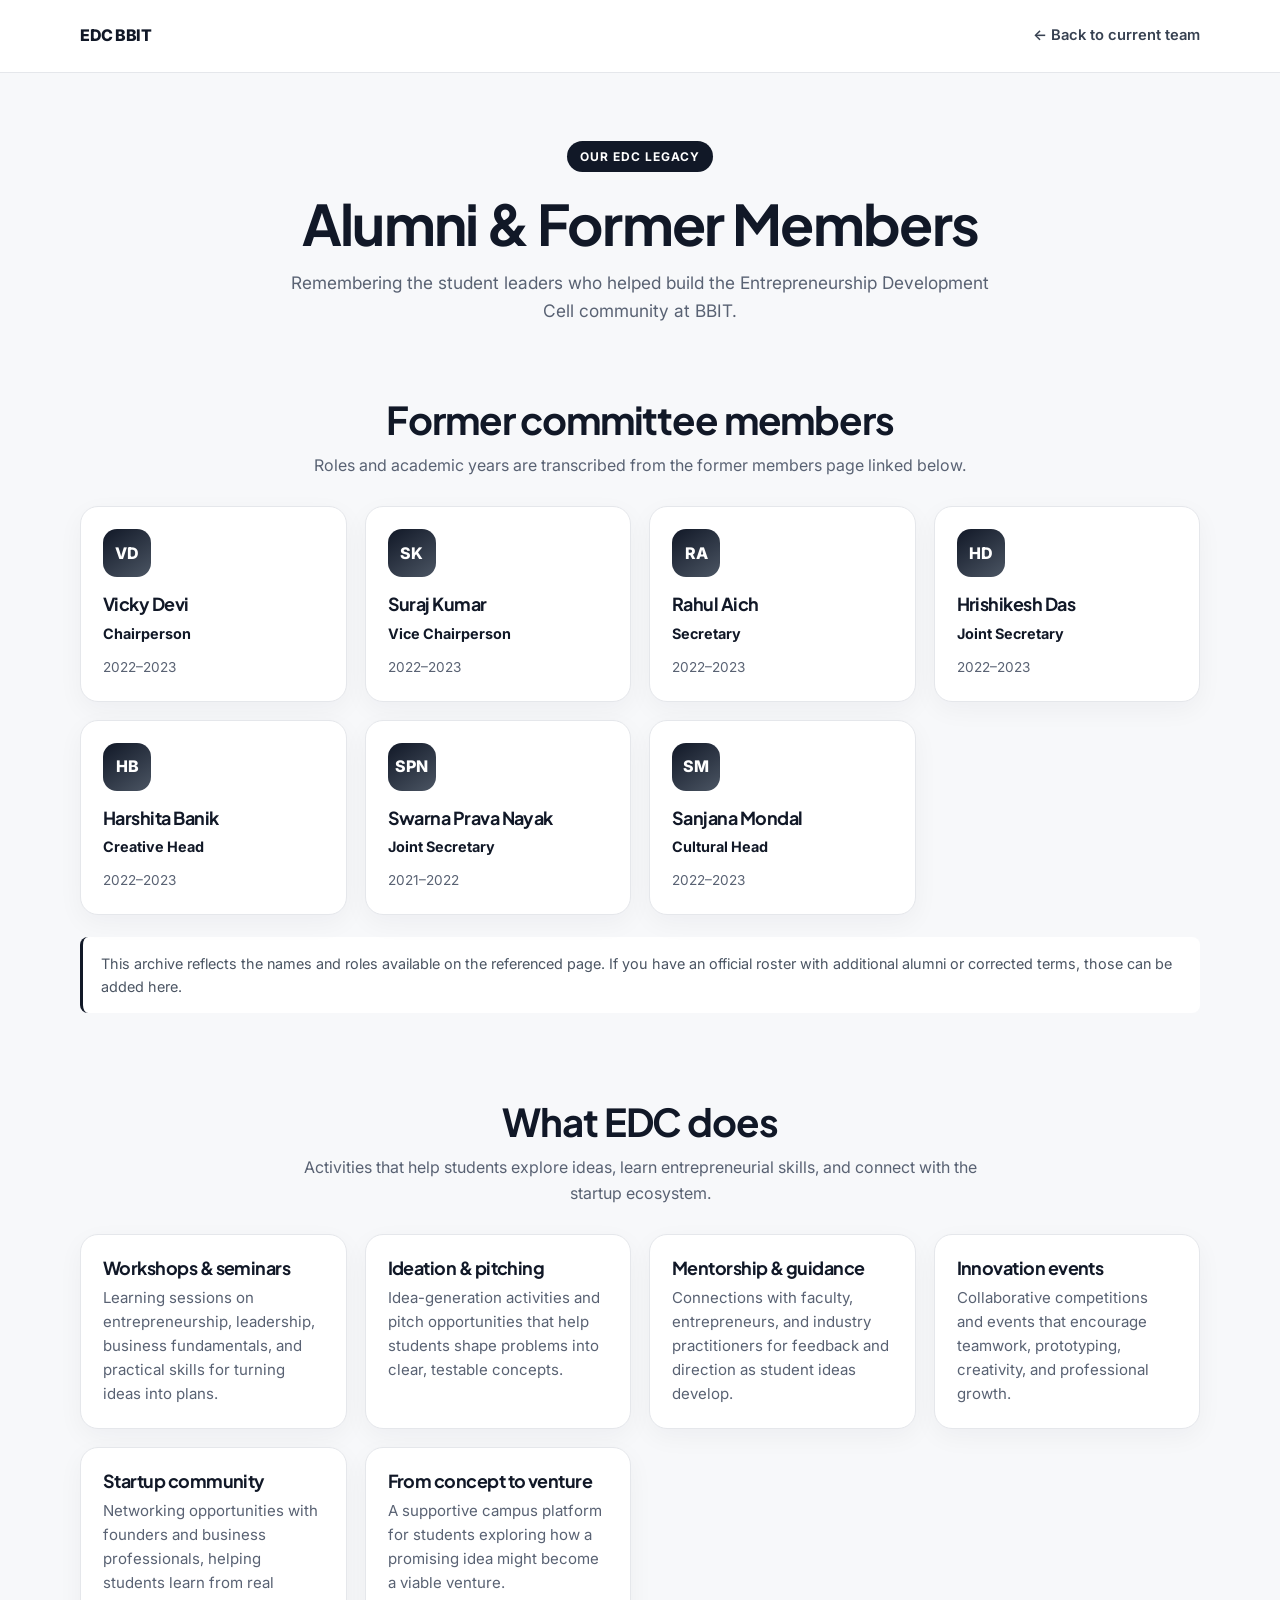
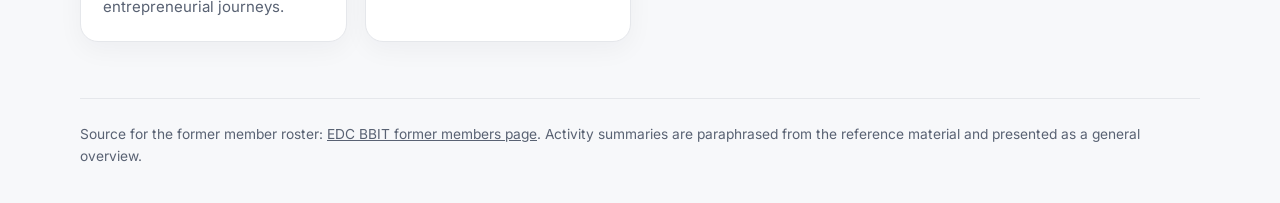
<file: alumni.html>
<!DOCTYPE html>
<html lang="en">
<head>
  <meta charset="UTF-8">
  <meta name="viewport" content="width=device-width, initial-scale=1.0">
  <meta name="description" content="EDC BBIT alumni and former committee members, plus an overview of the cell's entrepreneurship activities.">
  <title>EDC BBIT — Alumni &amp; Former Members</title>
  <link rel="preconnect" href="https://fonts.googleapis.com">
  <link rel="preconnect" href="https://fonts.gstatic.com" crossorigin>
  <link href="https://fonts.googleapis.com/css2?family=Inter:wght@400;500;600;700;800&family=Plus+Jakarta+Sans:wght@600;700;800&display=swap" rel="stylesheet">
  <style>
    :root { color-scheme: light; --ink:#111827; --muted:#596273; --line:#e5e7eb; --surface:#fff; --soft:#f7f8fa; --accent:#111827; --radius:18px; }
    * { box-sizing:border-box; }
    body { margin:0; color:var(--ink); background:var(--soft); font:16px/1.6 Inter,system-ui,sans-serif; }
    a { color:inherit; }
    .topbar { background:#fff; border-bottom:1px solid var(--line); }
    .topbar-inner, main, footer { width:min(1120px, calc(100% - 40px)); margin:auto; }
    .topbar-inner { min-height:72px; display:flex; align-items:center; justify-content:space-between; gap:20px; }
    .brand { font-weight:800; text-decoration:none; letter-spacing:-.03em; }
    .back-link { font-size:.92rem; color:#374151; text-decoration:none; font-weight:600; }
    .hero { padding:68px 0 42px; text-align:center; }
    .eyebrow { display:inline-block; border-radius:999px; background:#111827; color:#fff; padding:6px 13px; font-size:.75rem; font-weight:700; letter-spacing:.08em; text-transform:uppercase; }
    h1,h2,h3 { font-family:'Plus Jakarta Sans',Inter,sans-serif; line-height:1.2; letter-spacing:-.03em; }
    h1 { font-size:clamp(2.2rem,5vw,3.5rem); margin:18px 0 12px; }
    .hero p { max-width:700px; margin:0 auto; color:var(--muted); font-size:1.08rem; }
    section { padding:30px 0 56px; }
    .section-heading { text-align:center; margin:0 auto 28px; max-width:720px; }
    .section-heading h2 { font-size:clamp(1.7rem,3vw,2.4rem); margin:0 0 10px; }
    .section-heading p { color:var(--muted); margin:0; }
    .member-grid, .activity-grid { display:grid; grid-template-columns:repeat(auto-fit,minmax(230px,1fr)); gap:18px; }
    .member-card, .activity-card { background:var(--surface); border:1px solid var(--line); border-radius:var(--radius); padding:22px; box-shadow:0 8px 26px rgba(17,24,39,.045); }
    .member-card { min-height:178px; display:flex; flex-direction:column; }
    .avatar { width:48px; height:48px; display:grid; place-items:center; border-radius:14px; color:#fff; background:linear-gradient(145deg,#111827,#4b5563); font-weight:800; margin-bottom:16px; }
    .member-card h3, .activity-card h3 { font-size:1.12rem; margin:0 0 7px; }
    .role { display:block; font-size:.9rem; font-weight:700; }
    .term { color:var(--muted); font-size:.85rem; margin-top:auto; padding-top:12px; }
    .activity-card p { color:var(--muted); margin:0; font-size:.94rem; }
    .note { margin:22px 0 0; padding:15px 18px; border-left:3px solid #111827; background:#fff; color:#4b5563; border-radius:8px; font-size:.9rem; }
    footer { border-top:1px solid var(--line); padding:24px 0 36px; color:var(--muted); font-size:.86rem; }
    @media (max-width:600px) { .topbar-inner,main,footer { width:min(100% - 28px,1120px); } .hero { padding-top:48px; } .topbar-inner { min-height:62px; } }
  </style>
</head>
<body>
  <header class="topbar">
    <div class="topbar-inner">
      <a class="brand" href="index.html">EDC <span>BBIT</span></a>
      <a class="back-link" href="index.html#team">← Back to current team</a>
    </div>
  </header>
  <main>
    <div class="hero">
      <span class="eyebrow">Our EDC legacy</span>
      <h1>Alumni &amp; Former Members</h1>
      <p>Remembering the student leaders who helped build the Entrepreneurship Development Cell community at BBIT.</p>
    </div>

    <section aria-labelledby="alumni-title">
      <div class="section-heading">
        <h2 id="alumni-title">Former committee members</h2>
        <p>Roles and academic years are transcribed from the former members page linked below.</p>
      </div>
      <div class="member-grid">
        <article class="member-card"><div class="avatar" aria-hidden="true">VD</div><h3>Vicky Devi</h3><span class="role">Chairperson</span><span class="term">2022–2023</span></article>
        <article class="member-card"><div class="avatar" aria-hidden="true">SK</div><h3>Suraj Kumar</h3><span class="role">Vice Chairperson</span><span class="term">2022–2023</span></article>
        <article class="member-card"><div class="avatar" aria-hidden="true">RA</div><h3>Rahul Aich</h3><span class="role">Secretary</span><span class="term">2022–2023</span></article>
        <article class="member-card"><div class="avatar" aria-hidden="true">HD</div><h3>Hrishikesh Das</h3><span class="role">Joint Secretary</span><span class="term">2022–2023</span></article>
        <article class="member-card"><div class="avatar" aria-hidden="true">HB</div><h3>Harshita Banik</h3><span class="role">Creative Head</span><span class="term">2022–2023</span></article>
        <article class="member-card"><div class="avatar" aria-hidden="true">SPN</div><h3>Swarna Prava Nayak</h3><span class="role">Joint Secretary</span><span class="term">2021–2022</span></article>
        <article class="member-card"><div class="avatar" aria-hidden="true">SM</div><h3>Sanjana Mondal</h3><span class="role">Cultural Head</span><span class="term">2022–2023</span></article>
      </div>
      <p class="note">This archive reflects the names and roles available on the referenced page. If you have an official roster with additional alumni or corrected terms, those can be added here.</p>
    </section>

    <section aria-labelledby="activities-title">
      <div class="section-heading">
        <h2 id="activities-title">What EDC does</h2>
        <p>Activities that help students explore ideas, learn entrepreneurial skills, and connect with the startup ecosystem.</p>
      </div>
      <div class="activity-grid">
        <article class="activity-card"><h3>Workshops &amp; seminars</h3><p>Learning sessions on entrepreneurship, leadership, business fundamentals, and practical skills for turning ideas into plans.</p></article>
        <article class="activity-card"><h3>Ideation &amp; pitching</h3><p>Idea-generation activities and pitch opportunities that help students shape problems into clear, testable concepts.</p></article>
        <article class="activity-card"><h3>Mentorship &amp; guidance</h3><p>Connections with faculty, entrepreneurs, and industry practitioners for feedback and direction as student ideas develop.</p></article>
        <article class="activity-card"><h3>Innovation events</h3><p>Collaborative competitions and events that encourage teamwork, prototyping, creativity, and professional growth.</p></article>
        <article class="activity-card"><h3>Startup community</h3><p>Networking opportunities with founders and business professionals, helping students learn from real entrepreneurial journeys.</p></article>
        <article class="activity-card"><h3>From concept to venture</h3><p>A supportive campus platform for students exploring how a promising idea might become a viable venture.</p></article>
      </div>
    </section>
  </main>
  <footer>
    Source for the former member roster: <a href="https://abvicky.github.io/EDC-BBIT/members.html" target="_blank" rel="noopener noreferrer">EDC BBIT former members page</a>.
    Activity summaries are paraphrased from the reference material and presented as a general overview.
  </footer>
</body>
</html>
</file>
<file: assets/css/styles.css>
/* ==========================================================================
   EDC BBIT - Official Website Stylesheet
   Theme: Clean High-Contrast Light Monochrome (White Background & Black Text)
   College: Budge Budge Institute of Technology (BBIT), Kolkata
   President: Ashok Shaw Sir | Convener: Yusuf Alam
   Developer & Organizer: Shruti Biswas
   ========================================================================== */

:root {
  /* Core Light Monochromatic Palette */
  --bg-primary: #ffffff;
  --bg-secondary: #f8fafc;
  --bg-tertiary: #f1f5f9;
  --bg-surface: #ffffff;
  --card-bg: #ffffff;
  --card-hover-bg: #fafafa;
  --glass-border: #e2e8f0;
  --border-strong: #000000;

  --text-main: #000000;
  --text-body: #18181b;
  --text-muted: #52525b;
  --text-dim: #71717a;

  --brand-black: #000000;
  --brand-charcoal: #27272a;
  --brand-white: #ffffff;
  --brand-light: #f4f4f5;

  --gradient-brand: linear-gradient(180deg, #000000 0%, #3f3f46 100%);
  --gradient-card: linear-gradient(180deg, #ffffff 0%, #fafafa 100%);

  --radius-sm: 8px;
  --radius-md: 14px;
  --radius-lg: 20px;
  --radius-full: 9999px;

  --shadow-sm: 0 2px 8px rgba(0, 0, 0, 0.04);
  --shadow-md: 0 8px 24px rgba(0, 0, 0, 0.06), 0 1px 2px rgba(0, 0, 0, 0.04);
  --shadow-lg: 0 16px 40px rgba(0, 0, 0, 0.09);

  --font-sans: 'Inter', -apple-system, BlinkMacSystemFont, 'Segoe UI', Roboto, Helvetica, Arial, sans-serif;
  --font-display: 'Plus Jakarta Sans', var(--font-sans);

  --transition-fast: 0.18s ease;
  --transition-normal: 0.28s cubic-bezier(0.16, 1, 0.3, 1);
  --transition-slow: 0.45s cubic-bezier(0.16, 1, 0.3, 1);

  --container-max: 1200px;
}

/* Base Reset */
*, *::before, *::after {
  box-sizing: border-box;
  margin: 0;
  padding: 0;
}

html {
  scroll-behavior: smooth;
  font-size: 16px;
  color-scheme: light;
}

body {
  font-family: var(--font-sans);
  background-color: var(--bg-primary);
  color: var(--text-body);
  line-height: 1.65;
  overflow-x: hidden;
  background-image: radial-gradient(rgba(0, 0, 0, 0.04) 1px, transparent 1px);
  background-size: 24px 24px;
  min-height: 100vh;
}

/* Typography Helpers */
h1, h2, h3, h4, h5, h6 {
  font-family: var(--font-display);
  font-weight: 700;
  line-height: 1.25;
  color: var(--text-main);
  letter-spacing: -0.02em;
}

a {
  color: inherit;
  text-decoration: none;
  transition: color var(--transition-fast), opacity var(--transition-fast);
}

img {
  max-width: 100%;
  display: block;
}

button, input, select, textarea {
  font-family: inherit;
  font-size: inherit;
}

/* Container */
.container {
  width: 100%;
  max-width: var(--container-max);
  margin-left: auto;
  margin-right: auto;
  padding-left: 1.5rem;
  padding-right: 1.5rem;
}

/* Section Header Shared */
.section-header {
  text-align: center;
  max-width: 760px;
  margin: 0 auto 3.5rem auto;
}

.section-tag {
  display: inline-flex;
  align-items: center;
  gap: 0.5rem;
  padding: 0.35rem 0.95rem;
  background: #000000;
  color: #ffffff;
  font-size: 0.8rem;
  font-weight: 700;
  text-transform: uppercase;
  letter-spacing: 0.08em;
  border-radius: var(--radius-full);
  margin-bottom: 1rem;
}

.section-title {
  font-size: clamp(2rem, 3.5vw, 2.75rem);
  letter-spacing: -0.025em;
  margin-bottom: 1rem;
  color: var(--text-main);
}

.text-gradient {
  background: var(--gradient-brand);
  -webkit-background-clip: text;
  -webkit-text-fill-color: transparent;
}

.section-desc {
  font-size: 1.08rem;
  color: var(--text-muted);
}

/* Buttons */
.btn {
  display: inline-flex;
  align-items: center;
  justify-content: center;
  gap: 0.6rem;
  padding: 0.75rem 1.6rem;
  font-weight: 600;
  font-size: 0.95rem;
  border-radius: var(--radius-full);
  border: 1.5px solid transparent;
  cursor: pointer;
  transition: all var(--transition-normal);
  text-align: center;
}

.btn-primary {
  background: #000000;
  color: #ffffff;
  border-color: #000000;
  font-weight: 700;
  box-shadow: 0 4px 14px rgba(0, 0, 0, 0.15);
}

.btn-primary:hover {
  background: #27272a;
  border-color: #27272a;
  color: #ffffff;
  transform: translateY(-2px);
  box-shadow: 0 8px 20px rgba(0, 0, 0, 0.22);
}

.btn-secondary {
  background: #f4f4f5;
  color: var(--text-main);
  border: 1.5px solid #e4e4e7;
}

.btn-secondary:hover {
  background: #e4e4e7;
  border-color: #000000;
  color: #000000;
  transform: translateY(-2px);
}

.btn-outline {
  background: transparent;
  color: #000000;
  border: 1.5px solid #000000;
}

.btn-outline:hover {
  background: #000000;
  color: #ffffff;
  transform: translateY(-2px);
}

.btn-sm {
  padding: 0.45rem 1rem;
  font-size: 0.85rem;
}

/* ==========================================================================
   Navigation Bar
   ========================================================================== */
.site-header {
  position: sticky;
  top: 0;
  z-index: 100;
  background: rgba(255, 255, 255, 0.96);
  backdrop-filter: blur(16px);
  -webkit-backdrop-filter: blur(16px);
  border-bottom: 1px solid var(--glass-border);
  transition: background-color var(--transition-normal), border-color var(--transition-normal);
}

.site-header .nav-container {
  max-width: 1360px;
  width: 100%;
  padding-left: 1.5rem;
  padding-right: 1.5rem;
  display: flex;
  align-items: center;
  justify-content: space-between;
  height: 4.75rem;
  gap: 1.25rem;
}

.brand-wrapper {
  display: inline-flex;
  align-items: center;
  gap: 0.85rem;
  text-decoration: none;
  flex-shrink: 0;
}

.brand-logos-group {
  display: inline-flex;
  align-items: center;
  gap: 0.45rem;
  flex-shrink: 0;
}

.brand-logo {
  height: 42px;
  width: auto;
  object-fit: contain;
  border-radius: var(--radius-sm);
}

.brand-logo.college-logo {
  height: 42px;
}

.brand-logo.cell-logo {
  height: 38px;
  width: 38px;
  object-fit: cover;
  border: 1px solid #e2e8f0;
  border-radius: 8px;
}

.brand-title-wrap {
  display: flex;
  flex-direction: column;
  justify-content: center;
  line-height: 1.15;
}

.brand-name {
  font-size: 1.15rem;
  font-weight: 800;
  letter-spacing: -0.02em;
  color: #000000;
  display: flex;
  align-items: center;
  gap: 0.35rem;
  margin: 0;
}

.brand-name span {
  color: #52525b;
}

.brand-sub {
  font-size: 0.7rem;
  color: var(--text-muted);
  font-weight: 600;
  letter-spacing: 0.02em;
  white-space: nowrap;
}

.desktop-nav {
  display: flex;
  align-items: center;
  gap: 1.25rem;
  flex-shrink: 0;
}

.nav-links {
  display: flex;
  align-items: center;
  list-style: none;
  gap: 1.05rem;
  margin: 0;
  padding: 0;
  white-space: nowrap;
}

.nav-link {
  font-size: 0.88rem;
  font-weight: 600;
  color: var(--text-muted);
  position: relative;
  padding: 0.35rem 0;
  text-decoration: none;
  transition: color var(--transition-fast);
}

.nav-link:hover, .nav-link.active {
  color: #000000;
}

.nav-link::after {
  content: '';
  position: absolute;
  left: 0;
  bottom: 0;
  width: 0;
  height: 2px;
  background: #000000;
  transition: width var(--transition-normal);
}

.nav-link:hover::after, .nav-link.active::after {
  width: 100%;
}

.nav-actions {
  display: flex;
  align-items: center;
  gap: 0.65rem;
  flex-shrink: 0;
}

.hamburger-btn {
  display: none;
  background: transparent;
  border: none;
  color: var(--text-main);
  font-size: 1.5rem;
  cursor: pointer;
  padding: 0.45rem;
  border-radius: var(--radius-sm);
  align-items: center;
  justify-content: center;
}

/* Mobile Nav Drawer */
.mobile-nav-drawer {
  display: none;
  position: fixed;
  top: 5rem;
  left: 0;
  width: 100%;
  height: calc(100vh - 5rem);
  background: #ffffff;
  padding: 2rem 1.5rem;
  flex-direction: column;
  gap: 1.5rem;
  z-index: 99;
  border-top: 1px solid var(--glass-border);
  transform: translateY(-100%);
  opacity: 0;
  pointer-events: none;
  transition: transform var(--transition-normal), opacity var(--transition-normal);
  overflow-y: auto;
}

.mobile-nav-drawer.open {
  transform: translateY(0);
  opacity: 1;
  pointer-events: auto;
}

.mobile-nav-links {
  list-style: none;
  display: flex;
  flex-direction: column;
  gap: 1.2rem;
}

.mobile-nav-link {
  font-size: 1.25rem;
  font-weight: 600;
  color: var(--text-muted);
  display: block;
}

.mobile-nav-link:hover {
  color: #000000;
}

/* ==========================================================================
   Hero Section
   ========================================================================== */
.hero-section {
  position: relative;
  padding: 4.5rem 0 3.5rem 0;
  overflow: hidden;
  background: linear-gradient(180deg, #ffffff 0%, #f8fafc 100%);
  border-bottom: 1px solid var(--glass-border);
}

.hero-content {
  position: relative;
  z-index: 1;
  text-align: center;
  max-width: 900px;
  margin: 0 auto;
}

.hero-college-badge {
  display: inline-flex;
  align-items: center;
  gap: 0.75rem;
  padding: 0.5rem 1.2rem;
  background: #ffffff;
  border: 1px solid #e2e8f0;
  border-radius: var(--radius-full);
  margin-bottom: 1.6rem;
  box-shadow: var(--shadow-sm);
}

.hero-college-emblem {
  height: 28px;
  width: auto;
}

.hero-college-badge span {
  font-size: 0.88rem;
  font-weight: 700;
  color: #000000;
  letter-spacing: 0.02em;
}

.hero-title {
  font-size: clamp(2.4rem, 5vw, 3.8rem);
  font-weight: 800;
  letter-spacing: -0.03em;
  margin-bottom: 1.4rem;
  line-height: 1.15;
  color: #000000;
}

.hero-subtitle {
  font-size: clamp(1.05rem, 2vw, 1.25rem);
  color: var(--text-muted);
  max-width: 740px;
  margin: 0 auto 2.2rem auto;
}

.hero-cta-group {
  display: flex;
  align-items: center;
  justify-content: center;
  gap: 1.1rem;
  flex-wrap: wrap;
  margin-bottom: 3.5rem;
}

/* Live Stats Strip */
.stats-strip {
  display: grid;
  grid-template-columns: repeat(4, 1fr);
  gap: 1.2rem;
  margin-top: 1rem;
}

.stat-card {
  padding: 1.5rem 1rem;
  text-align: center;
  background: #ffffff;
  border: 1px solid var(--glass-border);
  border-radius: var(--radius-md);
  box-shadow: var(--shadow-sm);
  transition: border-color var(--transition-fast), transform var(--transition-fast);
}

.stat-card:hover {
  border-color: #000000;
  transform: translateY(-3px);
  box-shadow: var(--shadow-md);
}

.stat-number {
  font-size: 2.2rem;
  font-weight: 800;
  color: #000000;
  line-height: 1.1;
  margin-bottom: 0.3rem;
}

.stat-label {
  font-size: 0.85rem;
  color: var(--text-muted);
  font-weight: 600;
  text-transform: uppercase;
  letter-spacing: 0.05em;
}

/* ==========================================================================
   Faculty Leadership Section (Ashok Shaw Sir & Yusuf Alam)
   ========================================================================== */
.faculty-section {
  padding: 5.5rem 0;
  background: #ffffff;
  border-bottom: 1px solid var(--glass-border);
}

.faculty-grid {
  display: grid;
  grid-template-columns: repeat(2, 1fr);
  gap: 2.2rem;
  max-width: 1100px;
  margin: 0 auto;
}

.faculty-card {
  padding: 2.5rem 2.2rem 2.2rem 2.2rem;
  border-radius: var(--radius-lg);
  background: #ffffff;
  border: 1.5px solid #e2e8f0;
  position: relative;
  display: flex;
  flex-direction: column;
  box-shadow: var(--shadow-sm);
  transition: all var(--transition-normal);
}

.faculty-card:hover {
  transform: translateY(-4px);
  border-color: #000000;
  box-shadow: var(--shadow-md);
}

.faculty-card.president-card {
  border: 2px solid #000000;
  background: linear-gradient(180deg, #ffffff 0%, #fafafa 100%);
}

.faculty-badge-top {
  align-self: flex-start;
  margin-bottom: 1.2rem;
  padding: 0.32rem 0.85rem;
  background: #000000;
  color: #ffffff;
  font-size: 0.74rem;
  font-weight: 700;
  border-radius: var(--radius-full);
  text-transform: uppercase;
  letter-spacing: 0.05em;
  display: inline-block;
}

.faculty-header {
  display: flex;
  align-items: center;
  gap: 1.25rem;
  margin-bottom: 1.25rem;
}

.faculty-avatar {
  width: 82px;
  height: 82px;
  border-radius: 50%;
  background: #000000;
  color: #ffffff;
  display: flex;
  align-items: center;
  justify-content: center;
  font-size: 1.5rem;
  font-weight: 800;
  flex-shrink: 0;
  border: 2.5px solid #000000;
  overflow: hidden;
  box-shadow: var(--shadow-sm);
}

.faculty-avatar img,
.faculty-img {
  width: 100%;
  height: 100%;
  object-fit: cover;
  display: block;
}

.faculty-meta {
  display: flex;
  flex-direction: column;
  flex-grow: 1;
}

.faculty-name {
  font-size: 1.35rem;
  font-weight: 800;
  color: #000000;
  line-height: 1.25;
  margin-bottom: 0.2rem;
}

.faculty-title {
  font-size: 0.9rem;
  font-weight: 700;
  color: #18181b;
  line-height: 1.35;
}

.faculty-dept {
  font-size: 0.8rem;
  color: var(--text-muted);
  margin-top: 0.2rem;
}

.faculty-bio {
  font-size: 0.94rem;
  color: var(--text-body);
  line-height: 1.65;
  margin-bottom: 1.3rem;
  flex-grow: 1;
}

.faculty-specializations {
  display: flex;
  flex-wrap: wrap;
  gap: 0.45rem;
  margin-bottom: 1.4rem;
}

.spec-tag {
  font-size: 0.74rem;
  font-weight: 600;
  padding: 0.22rem 0.65rem;
  border-radius: var(--radius-full);
  background: #f4f4f5;
  border: 1px solid #e4e4e7;
  color: #18181b;
}

.faculty-footer {
  display: flex;
  align-items: center;
  justify-content: space-between;
  padding-top: 1.2rem;
  border-top: 1px solid #f1f5f9;
}

.faculty-role-pill {
  font-size: 0.8rem;
  font-weight: 700;
  color: #000000;
  text-transform: uppercase;
  letter-spacing: 0.05em;
}

/* ==========================================================================
   About EDC BBIT Section
   ========================================================================== */
.about-section {
  padding: 5.5rem 0;
  background: #f8fafc;
  border-bottom: 1px solid var(--glass-border);
}

.about-grid {
  display: grid;
  grid-template-columns: 1.1fr 0.9fr;
  gap: 3rem;
  align-items: center;
}

.about-narrative h3 {
  font-size: 1.8rem;
  margin-bottom: 1.2rem;
  color: #000000;
}

.about-narrative p {
  color: var(--text-body);
  font-size: 1.05rem;
  margin-bottom: 1.4rem;
}

.motto-banner {
  display: flex;
  align-items: center;
  gap: 1.1rem;
  padding: 1.2rem 1.5rem;
  background: #ffffff;
  border-left: 4px solid #000000;
  border: 1px solid #e2e8f0;
  border-left: 4px solid #000000;
  border-radius: var(--radius-sm);
  margin-bottom: 2rem;
  box-shadow: var(--shadow-sm);
}

.motto-banner .icon {
  font-size: 1.8rem;
}

.motto-banner .motto-text {
  font-size: 1.1rem;
  font-weight: 800;
  color: #000000;
}

.motto-banner .motto-sub {
  font-size: 0.88rem;
  color: var(--text-muted);
}

.about-highlights-list {
  list-style: none;
  display: flex;
  flex-direction: column;
  gap: 1rem;
  margin-bottom: 2rem;
}

.about-highlights-list li {
  display: flex;
  align-items: flex-start;
  gap: 0.8rem;
  color: var(--text-body);
  font-size: 0.98rem;
}

.about-highlights-list svg {
  color: #000000;
  flex-shrink: 0;
  margin-top: 0.2rem;
}

.collaboration-pills {
  display: flex;
  flex-wrap: wrap;
  gap: 0.6rem;
  margin-top: 1.2rem;
}

.collab-pill {
  padding: 0.4rem 0.9rem;
  background: #ffffff;
  border: 1px solid #d4d4d8;
  border-radius: var(--radius-full);
  font-size: 0.82rem;
  color: #000000;
  font-weight: 600;
}

/* About Visual Card Stack */
.about-card-stack {
  display: flex;
  flex-direction: column;
  gap: 1.4rem;
}

.feature-box {
  padding: 1.8rem;
  border-radius: var(--radius-md);
  background: #ffffff;
  border: 1px solid var(--glass-border);
  box-shadow: var(--shadow-sm);
  position: relative;
  overflow: hidden;
  transition: border-color var(--transition-fast), transform var(--transition-fast);
}

.feature-box:hover {
  border-color: #000000;
  transform: translateY(-2px);
}

.feature-box::before {
  content: '';
  position: absolute;
  top: 0;
  left: 0;
  width: 4px;
  height: 100%;
  background: #000000;
}

.feature-box h4 {
  font-size: 1.25rem;
  margin-bottom: 0.6rem;
  display: flex;
  align-items: center;
  gap: 0.6rem;
  color: #000000;
}

.feature-box p {
  color: var(--text-muted);
  font-size: 0.95rem;
}

/* ==========================================================================
   Initiatives & Pillars Section
   ========================================================================== */
.initiatives-section {
  padding: 5.5rem 0;
  background: #ffffff;
  border-bottom: 1px solid var(--glass-border);
}

.initiatives-grid {
  display: grid;
  grid-template-columns: repeat(auto-fit, minmax(340px, 1fr));
  gap: 1.8rem;
}

.initiative-card {
  padding: 2.2rem;
  border-radius: var(--radius-md);
  background: #ffffff;
  border: 1px solid var(--glass-border);
  box-shadow: var(--shadow-sm);
  display: flex;
  flex-direction: column;
  transition: all var(--transition-normal);
}

.initiative-card:hover {
  transform: translateY(-4px);
  border-color: #000000;
  box-shadow: var(--shadow-md);
}

.initiative-icon-wrap {
  width: 52px;
  height: 52px;
  border-radius: var(--radius-sm);
  background: #f4f4f5;
  border: 1px solid #e4e4e7;
  display: flex;
  align-items: center;
  justify-content: center;
  color: #000000;
  margin-bottom: 1.4rem;
}

.initiative-card h3 {
  font-size: 1.35rem;
  margin-bottom: 0.8rem;
  color: #000000;
}

.initiative-card p {
  color: var(--text-muted);
  font-size: 0.95rem;
  line-height: 1.6;
  margin-bottom: 1.5rem;
  flex-grow: 1;
}

.initiative-tags {
  display: flex;
  flex-wrap: wrap;
  gap: 0.5rem;
}

.init-tag {
  font-size: 0.75rem;
  font-weight: 600;
  padding: 0.25rem 0.65rem;
  border-radius: var(--radius-full);
  background: #f4f4f5;
  color: #000000;
  border: 1px solid #e4e4e7;
}

/* ==========================================================================
   Flagship Events Section
   ========================================================================== */
.events-section {
  padding: 5.5rem 0;
  background: #f8fafc;
  border-bottom: 1px solid var(--glass-border);
}

.events-grid {
  display: grid;
  grid-template-columns: repeat(auto-fit, minmax(340px, 1fr));
  gap: 2rem;
}

.event-card {
  padding: 2.2rem;
  border-radius: var(--radius-lg);
  background: #ffffff;
  border: 1px solid var(--glass-border);
  box-shadow: var(--shadow-sm);
  position: relative;
  display: flex;
  flex-direction: column;
  overflow: hidden;
  transition: transform var(--transition-normal), border-color var(--transition-normal), box-shadow var(--transition-normal);
}

.event-card:hover {
  transform: translateY(-4px);
  border-color: #000000;
  box-shadow: var(--shadow-md);
}

.event-card.featured-event {
  border: 2px solid #000000;
}

.event-badge {
  position: absolute;
  top: 1.5rem;
  right: 1.5rem;
  padding: 0.3rem 0.8rem;
  font-size: 0.78rem;
  font-weight: 700;
  border-radius: var(--radius-full);
  text-transform: uppercase;
  letter-spacing: 0.05em;
  background: #000000;
  color: #ffffff;
}

.event-date-venue {
  display: flex;
  flex-direction: column;
  gap: 0.3rem;
  font-size: 0.88rem;
  color: #18181b;
  font-weight: 700;
  margin-bottom: 1rem;
}

.event-title {
  font-size: 1.45rem;
  margin-bottom: 0.9rem;
  line-height: 1.3;
  color: #000000;
}

.event-description {
  color: var(--text-muted);
  font-size: 0.95rem;
  margin-bottom: 1.4rem;
  flex-grow: 1;
}

.event-meta-pill {
  padding: 0.8rem 1rem;
  background: #f4f4f5;
  border-radius: var(--radius-sm);
  border: 1px solid #e4e4e7;
  font-size: 0.86rem;
  color: #000000;
  font-weight: 700;
  display: flex;
  align-items: center;
  gap: 0.5rem;
}

/* ==========================================================================
   Core Members & Organizers Showcase
   ========================================================================== */
.team-section {
  padding: 5.5rem 0;
  background: #ffffff;
  border-bottom: 1px solid var(--glass-border);
}

.team-controls-bar {
  display: flex;
  align-items: center;
  justify-content: space-between;
  gap: 1.2rem;
  flex-wrap: wrap;
  margin-bottom: 2.5rem;
  padding: 1.2rem 1.6rem;
  border-radius: var(--radius-md);
  background: #f8fafc;
  border: 1px solid var(--glass-border);
}

.filter-pills-group {
  display: flex;
  align-items: center;
  gap: 0.6rem;
  flex-wrap: wrap;
}

.filter-btn {
  padding: 0.45rem 1.1rem;
  border-radius: var(--radius-full);
  background: #ffffff;
  border: 1.5px solid #d4d4d8;
  color: #18181b;
  font-size: 0.88rem;
  font-weight: 700;
  cursor: pointer;
  transition: all var(--transition-fast);
}

.filter-btn:hover {
  border-color: #000000;
  color: #000000;
}

.filter-btn.active {
  background: #000000;
  color: #ffffff;
  border-color: #000000;
}

.team-actions-right {
  display: flex;
  align-items: center;
  gap: 0.8rem;
  flex-wrap: wrap;
}

.search-input-wrapper {
  position: relative;
  min-width: 220px;
}

.search-input-wrapper input {
  width: 100%;
  padding: 0.5rem 0.9rem 0.5rem 2.2rem;
  background: #ffffff;
  border: 1.5px solid #d4d4d8;
  border-radius: var(--radius-full);
  color: #000000;
  font-size: 0.88rem;
  outline: none;
  transition: border-color var(--transition-fast), box-shadow var(--transition-fast);
}

.search-input-wrapper input:focus {
  border-color: #000000;
  box-shadow: 0 0 0 3px rgba(0, 0, 0, 0.08);
}

.search-icon {
  position: absolute;
  left: 0.8rem;
  top: 50%;
  transform: translateY(-50%);
  color: var(--text-dim);
  pointer-events: none;
}

/* Team Grid */
.team-grid {
  display: grid;
  grid-template-columns: repeat(auto-fill, minmax(330px, 1fr));
  gap: 1.8rem;
}

.team-card {
  padding: 2.2rem;
  border-radius: var(--radius-lg);
  background: #ffffff;
  border: 1px solid var(--glass-border);
  box-shadow: var(--shadow-sm);
  position: relative;
  display: flex;
  flex-direction: column;
  transition: all var(--transition-normal);
}

.team-card:hover {
  transform: translateY(-4px);
  border-color: #000000;
  box-shadow: var(--shadow-md);
}

/* Developer & Organizer Special Highlight Card (Shruti Biswas) */
.team-card.featured-developer {
  border: 2px solid #000000;
  background: linear-gradient(180deg, #ffffff 0%, #fafafa 100%);
  box-shadow: var(--shadow-md);
}

.featured-ribbon {
  position: absolute;
  top: 1.2rem;
  right: 1.2rem;
  padding: 0.3rem 0.8rem;
  background: #000000;
  color: #ffffff;
  font-size: 0.75rem;
  font-weight: 700;
  border-radius: var(--radius-full);
  display: flex;
  align-items: center;
  gap: 0.4rem;
}

.member-role-badge {
  position: absolute;
  top: 1.2rem;
  right: 1.2rem;
  padding: 0.28rem 0.8rem;
  background: #000000;
  color: #ffffff;
  font-size: 0.72rem;
  font-weight: 700;
  border-radius: var(--radius-full);
  letter-spacing: 0.04em;
  text-transform: uppercase;
}

.member-role-badge.volunteer-badge {
  background: #f4f4f5;
  color: #18181b;
  border: 1px solid #d4d4d8;
}

.member-contact-pill {
  display: inline-flex;
  align-items: center;
  gap: 0.35rem;
  font-size: 0.78rem;
  font-weight: 700;
  color: #000000;
  background: #f4f4f5;
  border: 1px solid #e4e4e7;
  padding: 0.28rem 0.75rem;
  border-radius: var(--radius-full);
  text-decoration: none;
  transition: all var(--transition-fast);
}

.member-contact-pill:hover {
  background: #000000;
  color: #ffffff;
  border-color: #000000;
}

.member-header {
  display: flex;
  align-items: center;
  gap: 1.2rem;
  margin-bottom: 1.4rem;
}

.member-avatar {
  width: 74px;
  height: 74px;
  border-radius: 50%;
  display: flex;
  align-items: center;
  justify-content: center;
  font-weight: 800;
  font-size: 1.4rem;
  color: #ffffff;
  background: #000000;
  border: 2px solid #000000;
  box-shadow: 0 4px 12px rgba(0, 0, 0, 0.08);
  flex-shrink: 0;
  overflow: hidden;
}

.member-avatar img {
  width: 100%;
  height: 100%;
  object-fit: cover;
  object-position: center 20%;
  display: block;
}

/* Precise facial visibility adjustments */
.member-avatar img.avatar-surojit {
  object-position: center 12%;
}

.member-avatar img.avatar-avinaba {
  object-position: center 28%;
}

.member-avatar img.avatar-rajib {
  object-position: center 16%;
}

.member-avatar img.avatar-supravat {
  object-position: center 20%;
}

.member-avatar img.avatar-kuntal {
  object-position: center 18%;
}

.member-avatar img.avatar-shruti {
  object-position: center 14%;
}

.member-title-info {
  display: flex;
  flex-direction: column;
}

.member-name {
  font-size: 1.35rem;
  font-weight: 700;
  color: #000000;
  line-height: 1.2;
}

.member-role {
  font-size: 0.92rem;
  color: #18181b;
  font-weight: 700;
  margin-top: 0.25rem;
}

.member-dept {
  font-size: 0.8rem;
  color: var(--text-dim);
}

.member-bio {
  font-size: 0.92rem;
  color: var(--text-muted);
  line-height: 1.6;
  margin-bottom: 1.4rem;
  flex-grow: 1;
}

.member-skills-list {
  display: flex;
  flex-wrap: wrap;
  gap: 0.45rem;
  margin-bottom: 1.5rem;
}

.skill-tag {
  font-size: 0.74rem;
  font-weight: 600;
  padding: 0.2rem 0.6rem;
  background: #f4f4f5;
  border: 1px solid #e4e4e7;
  border-radius: var(--radius-sm);
  color: #000000;
}

.member-card-footer {
  display: flex;
  align-items: center;
  justify-content: space-between;
  padding-top: 1.2rem;
  border-top: 1px solid #f1f5f9;
}

.member-socials {
  display: flex;
  align-items: center;
  gap: 0.7rem;
}

.social-icon-btn {
  width: 34px;
  height: 34px;
  border-radius: 50%;
  background: #f4f4f5;
  border: 1px solid #e4e4e7;
  display: flex;
  align-items: center;
  justify-content: center;
  color: #000000;
  font-size: 0.95rem;
  transition: all var(--transition-fast);
}

.social-icon-btn:hover {
  background: #000000;
  color: #ffffff;
  border-color: #000000;
  transform: translateY(-2px);
}

/* ==========================================================================
   Student Join / Registration Section
   ========================================================================== */
.join-section {
  padding: 5.5rem 0;
  background: #f8fafc;
  border-bottom: 1px solid var(--glass-border);
}

.join-grid {
  display: grid;
  grid-template-columns: 1fr 1.15fr;
  gap: 3.5rem;
  align-items: flex-start;
}

.join-benefits-card {
  padding: 2.5rem;
  border-radius: var(--radius-lg);
  background: #ffffff;
  border: 1px solid var(--glass-border);
  box-shadow: var(--shadow-sm);
}

.join-benefits-card h3 {
  font-size: 1.8rem;
  margin-bottom: 1rem;
  color: #000000;
}

.join-benefits-card p {
  color: var(--text-muted);
  font-size: 1rem;
  margin-bottom: 2rem;
}

.benefits-checklist {
  list-style: none;
  display: flex;
  flex-direction: column;
  gap: 1.2rem;
}

.benefit-item {
  display: flex;
  align-items: flex-start;
  gap: 0.9rem;
}

.benefit-item .check-circle {
  width: 28px;
  height: 28px;
  border-radius: 50%;
  background: #000000;
  color: #ffffff;
  display: flex;
  align-items: center;
  justify-content: center;
  flex-shrink: 0;
  font-size: 0.85rem;
  font-weight: 700;
}

.benefit-item h5 {
  font-size: 1.05rem;
  color: #000000;
  margin-bottom: 0.2rem;
}

.benefit-item span {
  font-size: 0.88rem;
  color: var(--text-muted);
}

/* Join Form Surface */
.join-form-wrapper {
  padding: 2.5rem;
  border-radius: var(--radius-lg);
  background: #ffffff;
  border: 1px solid var(--glass-border);
  box-shadow: var(--shadow-md);
}

.join-form-wrapper h3 {
  font-size: 1.7rem;
  margin-bottom: 0.4rem;
  color: #000000;
}

.join-form-wrapper .form-subtitle {
  color: var(--text-muted);
  font-size: 0.95rem;
  margin-bottom: 2rem;
}

.form-grid {
  display: grid;
  grid-template-columns: 1fr 1fr;
  gap: 1.2rem;
  margin-bottom: 1.2rem;
}

.form-group {
  display: flex;
  flex-direction: column;
  gap: 0.4rem;
}

.form-group.full-width {
  grid-column: 1 / -1;
}

.form-label {
  font-size: 0.88rem;
  font-weight: 700;
  color: #000000;
}

.form-label span.req {
  color: #000000;
}

.form-control {
  width: 100%;
  padding: 0.75rem 1rem;
  background: #ffffff;
  border: 1.5px solid #d4d4d8;
  border-radius: var(--radius-sm);
  color: #000000;
  font-size: 0.95rem;
  outline: none;
  transition: all var(--transition-fast);
}

.form-control:focus {
  border-color: #000000;
  box-shadow: 0 0 0 3px rgba(0, 0, 0, 0.08);
}

.form-control::placeholder {
  color: var(--text-dim);
}

select.form-control option {
  background: #ffffff;
  color: #000000;
}

textarea.form-control {
  min-height: 100px;
  resize: vertical;
}

.interests-selector {
  display: grid;
  grid-template-columns: repeat(2, 1fr);
  gap: 0.6rem;
  margin-top: 0.4rem;
}

.checkbox-label {
  display: flex;
  align-items: center;
  gap: 0.6rem;
  padding: 0.6rem 0.9rem;
  background: #f8fafc;
  border: 1.5px solid #e2e8f0;
  border-radius: var(--radius-sm);
  font-size: 0.85rem;
  color: #000000;
  font-weight: 600;
  cursor: pointer;
  transition: all var(--transition-fast);
}

.checkbox-label:hover {
  border-color: #000000;
  background: #ffffff;
}

.checkbox-label input[type="checkbox"] {
  accent-color: #000000;
  width: 16px;
  height: 16px;
}

/* Digital Membership Pass Generated Card */
.membership-pass-card {
  margin-top: 2rem;
  padding: 2rem;
  border-radius: var(--radius-lg);
  background: #ffffff;
  border: 2px dashed #000000;
  box-shadow: var(--shadow-md);
  position: relative;
  overflow: hidden;
  animation: slideUp 0.4s ease forwards;
}

@keyframes slideUp {
  from { opacity: 0; transform: translateY(15px); }
  to { opacity: 1; transform: translateY(0); }
}

.pass-header {
  display: flex;
  justify-content: space-between;
  align-items: center;
  margin-bottom: 1.5rem;
  padding-bottom: 1rem;
  border-bottom: 1px solid #e2e8f0;
}

.pass-badge {
  padding: 0.25rem 0.8rem;
  background: #000000;
  color: #ffffff;
  font-size: 0.75rem;
  font-weight: 700;
  border-radius: var(--radius-full);
  text-transform: uppercase;
}

.pass-body {
  display: grid;
  grid-template-columns: 2fr 1fr;
  gap: 1.5rem;
  align-items: center;
}

.pass-meta h4 {
  font-size: 1.4rem;
  color: #000000;
  margin-bottom: 0.3rem;
}

.pass-meta p {
  color: #18181b;
  font-size: 0.9rem;
  font-weight: 600;
  margin-bottom: 0.8rem;
}

.pass-details-row {
  display: flex;
  gap: 1.5rem;
  font-size: 0.85rem;
  color: var(--text-muted);
}

.pass-qr-mock {
  width: 90px;
  height: 90px;
  background: #000000;
  border-radius: var(--radius-sm);
  padding: 8px;
  display: flex;
  align-items: center;
  justify-content: center;
  margin-left: auto;
}

.pass-qr-mock svg {
  width: 100%;
  height: 100%;
  fill: #ffffff;
}

/* ==========================================================================
   FAQ Section
   ========================================================================== */
.faq-section {
  padding: 5.5rem 0;
  background: #ffffff;
  border-bottom: 1px solid var(--glass-border);
}

.faq-list {
  max-width: 820px;
  margin: 0 auto;
  display: flex;
  flex-direction: column;
  gap: 1.2rem;
}

.faq-item {
  border-radius: var(--radius-md);
  background: #ffffff;
  border: 1px solid var(--glass-border);
  box-shadow: var(--shadow-sm);
  overflow: hidden;
  transition: all var(--transition-fast);
}

.faq-item[open] {
  border-color: #000000;
}

.faq-question {
  padding: 1.4rem 1.6rem;
  font-size: 1.1rem;
  font-weight: 700;
  color: #000000;
  cursor: pointer;
  display: flex;
  align-items: center;
  justify-content: space-between;
  list-style: none;
  user-select: none;
}

.faq-question::-webkit-details-marker {
  display: none;
}

.faq-icon {
  transition: transform var(--transition-normal);
  color: #000000;
  flex-shrink: 0;
}

.faq-item[open] .faq-icon {
  transform: rotate(180deg);
}

.faq-answer {
  padding: 0 1.6rem 1.4rem 1.6rem;
  color: var(--text-body);
  font-size: 0.98rem;
  line-height: 1.65;
}

/* ==========================================================================
   Contact & Location Section
   ========================================================================== */
.contact-section {
  padding: 5.5rem 0;
  background: #f8fafc;
  position: relative;
}

.contact-card-box {
  padding: 3.5rem;
  border-radius: var(--radius-lg);
  background: #ffffff;
  border: 1px solid var(--glass-border);
  box-shadow: var(--shadow-md);
  display: grid;
  grid-template-columns: 1.1fr 0.9fr;
  gap: 3rem;
  align-items: center;
}

.contact-info-col h3 {
  font-size: 2rem;
  margin-bottom: 0.8rem;
  color: #000000;
}

.contact-info-col p {
  color: var(--text-muted);
  font-size: 1.05rem;
  margin-bottom: 2rem;
}

.contact-details-list {
  list-style: none;
  display: flex;
  flex-direction: column;
  gap: 1.2rem;
  margin-bottom: 2.2rem;
}

.contact-detail-item {
  display: flex;
  align-items: flex-start;
  gap: 1rem;
}

.contact-icon-bubble {
  width: 42px;
  height: 42px;
  border-radius: 50%;
  background: #f4f4f5;
  border: 1px solid #d4d4d8;
  display: flex;
  align-items: center;
  justify-content: center;
  color: #000000;
  flex-shrink: 0;
}

.contact-detail-text h6 {
  font-size: 0.82rem;
  text-transform: uppercase;
  color: var(--text-dim);
  letter-spacing: 0.05em;
  margin-bottom: 0.2rem;
  font-weight: 700;
}

.contact-detail-text span, .contact-detail-text a {
  font-size: 0.98rem;
  color: #000000;
  font-weight: 600;
}

.contact-detail-text a:hover {
  text-decoration: underline;
}

.contact-action-box {
  background: #f8fafc;
  padding: 2.2rem;
  border-radius: var(--radius-md);
  border: 1px solid #e2e8f0;
  text-align: center;
}

.contact-action-box h4 {
  font-size: 1.35rem;
  margin-bottom: 0.5rem;
  color: #000000;
}

.contact-action-box p {
  color: var(--text-muted);
  font-size: 0.9rem;
  margin-bottom: 1.5rem;
}

/* ==========================================================================
   Footer
   ========================================================================== */
.site-footer {
  background: #ffffff;
  border-top: 1px solid var(--glass-border);
  padding: 4.5rem 0 2rem 0;
  position: relative;
}

.footer-top {
  display: grid;
  grid-template-columns: 2fr 1fr 1fr 1.2fr;
  gap: 3rem;
  margin-bottom: 3.5rem;
}

.footer-brand h4 {
  font-size: 1.3rem;
  margin-bottom: 0.4rem;
  display: flex;
  align-items: center;
  gap: 0.6rem;
  color: #000000;
}

.footer-brand p {
  color: var(--text-muted);
  font-size: 0.92rem;
  margin-bottom: 1.5rem;
  max-width: 320px;
}

.footer-col h5 {
  font-size: 1rem;
  color: #000000;
  margin-bottom: 1.2rem;
  font-weight: 700;
}

.footer-links-list {
  list-style: none;
  display: flex;
  flex-direction: column;
  gap: 0.7rem;
}

.footer-links-list a {
  color: var(--text-muted);
  font-size: 0.9rem;
  font-weight: 500;
}

.footer-links-list a:hover {
  color: #000000;
}

.footer-bottom {
  border-top: 1px solid var(--glass-border);
  padding-top: 2rem;
  display: flex;
  align-items: center;
  justify-content: space-between;
  flex-wrap: wrap;
  gap: 1rem;
  font-size: 0.88rem;
  color: var(--text-dim);
}

.developer-badge-footer {
  display: inline-flex;
  align-items: center;
  gap: 0.5rem;
  padding: 0.4rem 0.9rem;
  background: #f4f4f5;
  border: 1px solid #d4d4d8;
  border-radius: var(--radius-full);
  color: #000000;
  font-weight: 600;
  font-size: 0.85rem;
}

.developer-badge-footer span.dev-name {
  color: #000000;
  font-weight: 800;
  text-decoration: underline;
}

/* ==========================================================================
   Modals & Dialogs (<dialog>)
   ========================================================================== */
dialog.custom-modal {
  margin: auto;
  border: 2px solid #000000;
  border-radius: var(--radius-lg);
  background: #ffffff;
  color: #000000;
  max-width: 650px;
  width: 90vw;
  max-height: 90vh;
  padding: 0;
  box-shadow: 0 25px 60px rgba(0, 0, 0, 0.25);
  overflow-y: auto;
}

dialog.custom-modal::backdrop {
  background: rgba(0, 0, 0, 0.5);
  backdrop-filter: blur(4px);
}

.modal-header {
  padding: 1.5rem 2rem;
  border-bottom: 1px solid var(--glass-border);
  display: flex;
  align-items: center;
  justify-content: space-between;
  position: sticky;
  top: 0;
  background: #ffffff;
  z-index: 2;
}

.modal-header h3 {
  font-size: 1.4rem;
  display: flex;
  align-items: center;
  gap: 0.6rem;
  color: #000000;
}

.modal-close-btn {
  background: transparent;
  border: none;
  color: #000000;
  font-size: 1.6rem;
  cursor: pointer;
  padding: 0.3rem;
  border-radius: var(--radius-sm);
  display: flex;
  align-items: center;
  justify-content: center;
  transition: opacity var(--transition-fast);
}

.modal-close-btn:hover {
  opacity: 0.6;
}

.modal-body {
  padding: 2rem;
}

.modal-footer {
  padding: 1.2rem 2rem;
  border-top: 1px solid var(--glass-border);
  display: flex;
  justify-content: flex-end;
  gap: 0.8rem;
  position: sticky;
  bottom: 0;
  background: #ffffff;
  z-index: 2;
}

/* ==========================================================================
   Toast Notification System
   ========================================================================== */
#toast-container {
  position: fixed;
  bottom: 2rem;
  right: 2rem;
  z-index: 9999;
  display: flex;
  flex-direction: column;
  gap: 0.8rem;
  pointer-events: none;
}

.toast {
  pointer-events: auto;
  min-width: 300px;
  max-width: 420px;
  padding: 1rem 1.4rem;
  background: #ffffff;
  border: 1.5px solid #000000;
  border-radius: var(--radius-md);
  color: #000000;
  font-weight: 600;
  box-shadow: var(--shadow-lg);
  display: flex;
  align-items: center;
  gap: 0.8rem;
  font-size: 0.92rem;
  animation: toastIn 0.3s cubic-bezier(0.16, 1, 0.3, 1) forwards;
}

.toast.success {
  border-left: 6px solid #000000;
}

.toast.info {
  border-left: 6px solid #52525b;
}

@keyframes toastIn {
  from { opacity: 0; transform: translateY(20px); }
  to { opacity: 1; transform: translateY(0); }
}

/* ==========================================================================
   Responsive Breakpoints
   ========================================================================== */
@media (max-width: 1080px) {
  .desktop-nav {
    display: none;
  }

  .hamburger-btn {
    display: flex;
  }

  .mobile-nav-drawer {
    display: flex;
  }
}

@media (max-width: 1024px) {
  .about-grid, .join-grid, .contact-card-box, .faculty-grid {
    grid-template-columns: 1fr;
    gap: 2.5rem;
  }

  .stats-strip {
    grid-template-columns: repeat(2, 1fr);
  }

  .footer-top {
    grid-template-columns: 1fr 1fr;
    gap: 2rem;
  }
}

@media (max-width: 768px) {

  .hero-section {
    padding: 3rem 0 2rem 0;
  }

  .form-grid {
    grid-template-columns: 1fr;
  }

  .interests-selector {
    grid-template-columns: 1fr;
  }

  .pass-body {
    grid-template-columns: 1fr;
  }

  .pass-qr-mock {
    margin: 0 auto;
  }

  .team-controls-bar {
    flex-direction: column;
    align-items: stretch;
  }

  .search-input-wrapper {
    width: 100%;
  }

  .footer-top {
    grid-template-columns: 1fr;
  }

  .footer-bottom {
    flex-direction: column;
    text-align: center;
  }
}
</file>
